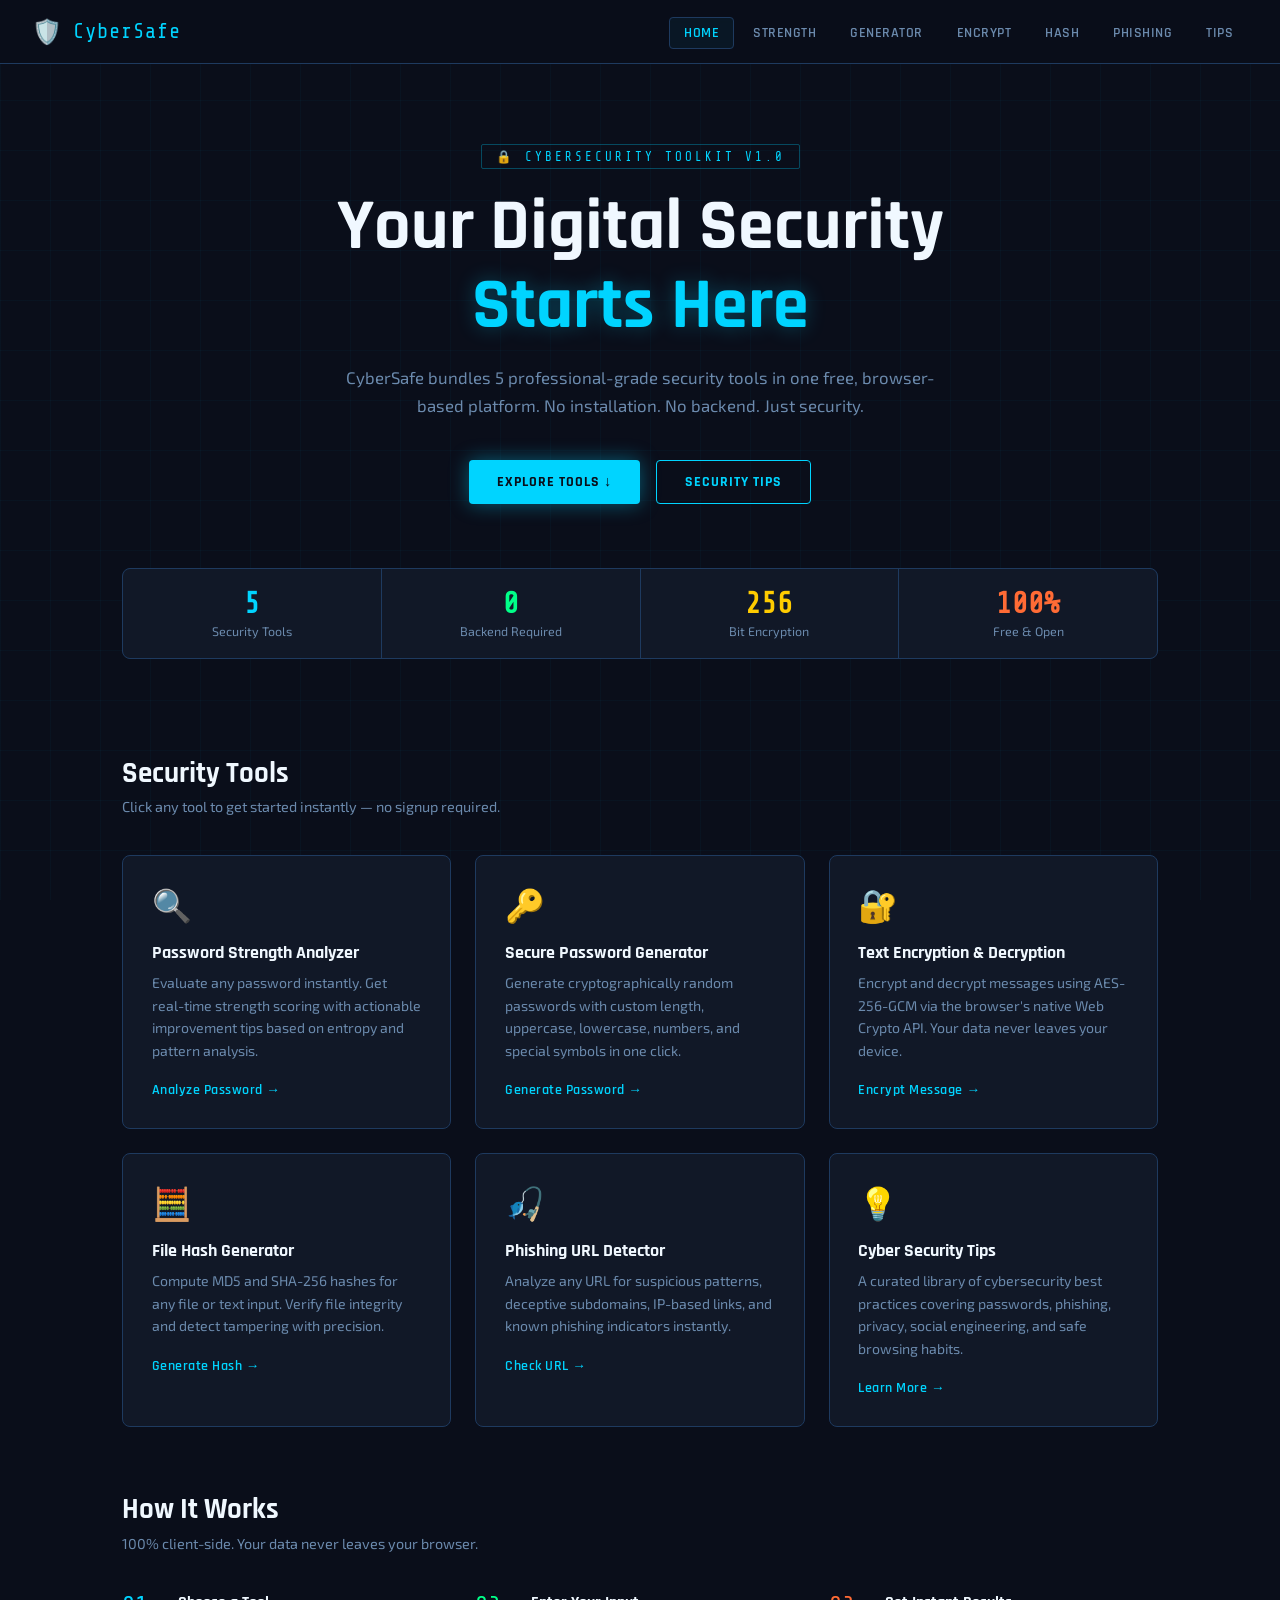
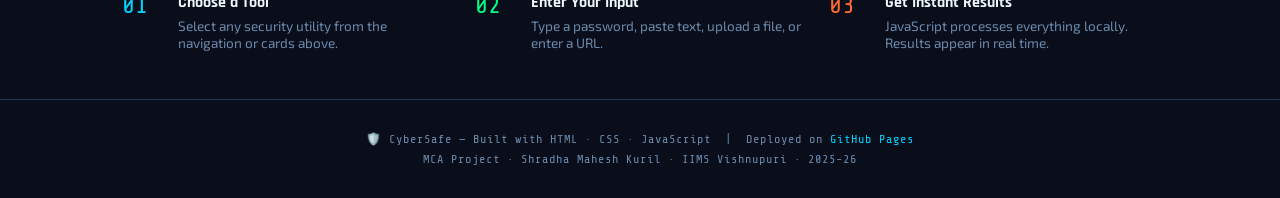
<file: index.html>
<!DOCTYPE html>
<html lang="en">
<head>
  <meta charset="UTF-8" />
  <meta name="viewport" content="width=device-width, initial-scale=1.0"/>
  <title>CyberSafe – Web-Based Cyber Security Toolkit</title>
  <link rel="stylesheet" href="css/style.css"/>
  <link rel="icon" href="data:image/svg+xml,<svg xmlns='http://www.w3.org/2000/svg' viewBox='0 0 100 100'><text y='.9em' font-size='90'>🛡️</text></svg>"/>
</head>
<body>

<nav>
  <a class="nav-brand" href="index.html">
    <span class="shield">🛡️</span> CyberSafe
  </a>
  <ul class="nav-links">
    <li><a href="index.html" class="active">Home</a></li>
    <li><a href="pages/password-checker.html">Strength</a></li>
    <li><a href="pages/password-generator.html">Generator</a></li>
    <li><a href="pages/encryption.html">Encrypt</a></li>
    <li><a href="pages/hash-generator.html">Hash</a></li>
    <li><a href="pages/phishing-detector.html">Phishing</a></li>
    <li><a href="pages/tips.html">Tips</a></li>
  </ul>
</nav>

<!-- HERO -->
<section class="hero">
  <div class="hero-tag fade-up">🔒 Cybersecurity Toolkit v1.0</div>
  <h1 class="fade-up fade-up-1">Your Digital Security<br/><span>Starts Here</span></h1>
  <p class="fade-up fade-up-2">CyberSafe bundles 5 professional-grade security tools in one free, browser-based platform. No installation. No backend. Just security.</p>
  <div class="fade-up fade-up-3" style="display:flex;gap:1rem;justify-content:center;flex-wrap:wrap;">
    <a href="#tools" class="btn btn-primary">Explore Tools ↓</a>
    <a href="pages/tips.html" class="btn btn-outline">Security Tips</a>
  </div>
</section>

<!-- STATS BAR -->
<div class="container">
  <div style="display:grid;grid-template-columns:repeat(auto-fit,minmax(150px,1fr));gap:1px;background:var(--border);border:1px solid var(--border);border-radius:8px;overflow:hidden;margin-bottom:3rem;" class="fade-up">
    <div style="background:var(--card);padding:1.2rem;text-align:center;">
      <div style="font-family:'Share Tech Mono',monospace;font-size:1.8rem;color:var(--accent);font-weight:700;">5</div>
      <div style="font-size:0.78rem;color:var(--text2);margin-top:4px;">Security Tools</div>
    </div>
    <div style="background:var(--card);padding:1.2rem;text-align:center;">
      <div style="font-family:'Share Tech Mono',monospace;font-size:1.8rem;color:var(--accent2);font-weight:700;">0</div>
      <div style="font-size:0.78rem;color:var(--text2);margin-top:4px;">Backend Required</div>
    </div>
    <div style="background:var(--card);padding:1.2rem;text-align:center;">
      <div style="font-family:'Share Tech Mono',monospace;font-size:1.8rem;color:var(--warn);font-weight:700;">256</div>
      <div style="font-size:0.78rem;color:var(--text2);margin-top:4px;">Bit Encryption</div>
    </div>
    <div style="background:var(--card);padding:1.2rem;text-align:center;">
      <div style="font-family:'Share Tech Mono',monospace;font-size:1.8rem;color:var(--accent3);font-weight:700;">100%</div>
      <div style="font-size:0.78rem;color:var(--text2);margin-top:4px;">Free &amp; Open</div>
    </div>
  </div>
</div>

<!-- TOOLS GRID -->
<section class="section" id="tools">
  <div class="container">
    <div class="section-title">Security Tools</div>
    <div class="section-sub">Click any tool to get started instantly — no signup required.</div>
    <div class="grid-3">

      <div class="card fade-up">
        <span class="card-icon">🔍</span>
        <h3>Password Strength Analyzer</h3>
        <p>Evaluate any password instantly. Get real-time strength scoring with actionable improvement tips based on entropy and pattern analysis.</p>
        <a href="pages/password-checker.html" class="card-link">Analyze Password →</a>
      </div>

      <div class="card fade-up fade-up-1">
        <span class="card-icon">🔑</span>
        <h3>Secure Password Generator</h3>
        <p>Generate cryptographically random passwords with custom length, uppercase, lowercase, numbers, and special symbols in one click.</p>
        <a href="pages/password-generator.html" class="card-link">Generate Password →</a>
      </div>

      <div class="card fade-up fade-up-2">
        <span class="card-icon">🔐</span>
        <h3>Text Encryption &amp; Decryption</h3>
        <p>Encrypt and decrypt messages using AES-256-GCM via the browser's native Web Crypto API. Your data never leaves your device.</p>
        <a href="pages/encryption.html" class="card-link">Encrypt Message →</a>
      </div>

      <div class="card fade-up">
        <span class="card-icon">🧮</span>
        <h3>File Hash Generator</h3>
        <p>Compute MD5 and SHA-256 hashes for any file or text input. Verify file integrity and detect tampering with precision.</p>
        <a href="pages/hash-generator.html" class="card-link">Generate Hash →</a>
      </div>

      <div class="card fade-up fade-up-1">
        <span class="card-icon">🎣</span>
        <h3>Phishing URL Detector</h3>
        <p>Analyze any URL for suspicious patterns, deceptive subdomains, IP-based links, and known phishing indicators instantly.</p>
        <a href="pages/phishing-detector.html" class="card-link">Check URL →</a>
      </div>

      <div class="card fade-up fade-up-2">
        <span class="card-icon">💡</span>
        <h3>Cyber Security Tips</h3>
        <p>A curated library of cybersecurity best practices covering passwords, phishing, privacy, social engineering, and safe browsing habits.</p>
        <a href="pages/tips.html" class="card-link">Learn More →</a>
      </div>

    </div>
  </div>
</section>

<!-- HOW IT WORKS -->
<section class="section" style="padding-top:1rem;">
  <div class="container">
    <div class="section-title">How It Works</div>
    <div class="section-sub">100% client-side. Your data never leaves your browser.</div>
    <div class="grid-3">
      <div style="display:flex;gap:1rem;align-items:flex-start;">
        <div style="font-family:'Share Tech Mono',monospace;font-size:1.5rem;color:var(--accent);min-width:40px;">01</div>
        <div>
          <div style="font-family:'Rajdhani',sans-serif;font-weight:700;color:var(--white);margin-bottom:4px;">Choose a Tool</div>
          <div style="font-size:0.85rem;color:var(--text2);">Select any security utility from the navigation or cards above.</div>
        </div>
      </div>
      <div style="display:flex;gap:1rem;align-items:flex-start;">
        <div style="font-family:'Share Tech Mono',monospace;font-size:1.5rem;color:var(--accent2);min-width:40px;">02</div>
        <div>
          <div style="font-family:'Rajdhani',sans-serif;font-weight:700;color:var(--white);margin-bottom:4px;">Enter Your Input</div>
          <div style="font-size:0.85rem;color:var(--text2);">Type a password, paste text, upload a file, or enter a URL.</div>
        </div>
      </div>
      <div style="display:flex;gap:1rem;align-items:flex-start;">
        <div style="font-family:'Share Tech Mono',monospace;font-size:1.5rem;color:var(--accent3);min-width:40px;">03</div>
        <div>
          <div style="font-family:'Rajdhani',sans-serif;font-weight:700;color:var(--white);margin-bottom:4px;">Get Instant Results</div>
          <div style="font-size:0.85rem;color:var(--text2);">JavaScript processes everything locally. Results appear in real time.</div>
        </div>
      </div>
    </div>
  </div>
</section>

<footer>
  <p>🛡️ CyberSafe — Built with HTML · CSS · JavaScript &nbsp;|&nbsp; Deployed on <a href="https://pages.github.com" target="_blank">GitHub Pages</a></p>
  <p style="margin-top:6px;">MCA Project · Shradha Mahesh Kuril · IIMS Vishnupuri · 2025-26</p>
</footer>

</body>
</html>
</file>
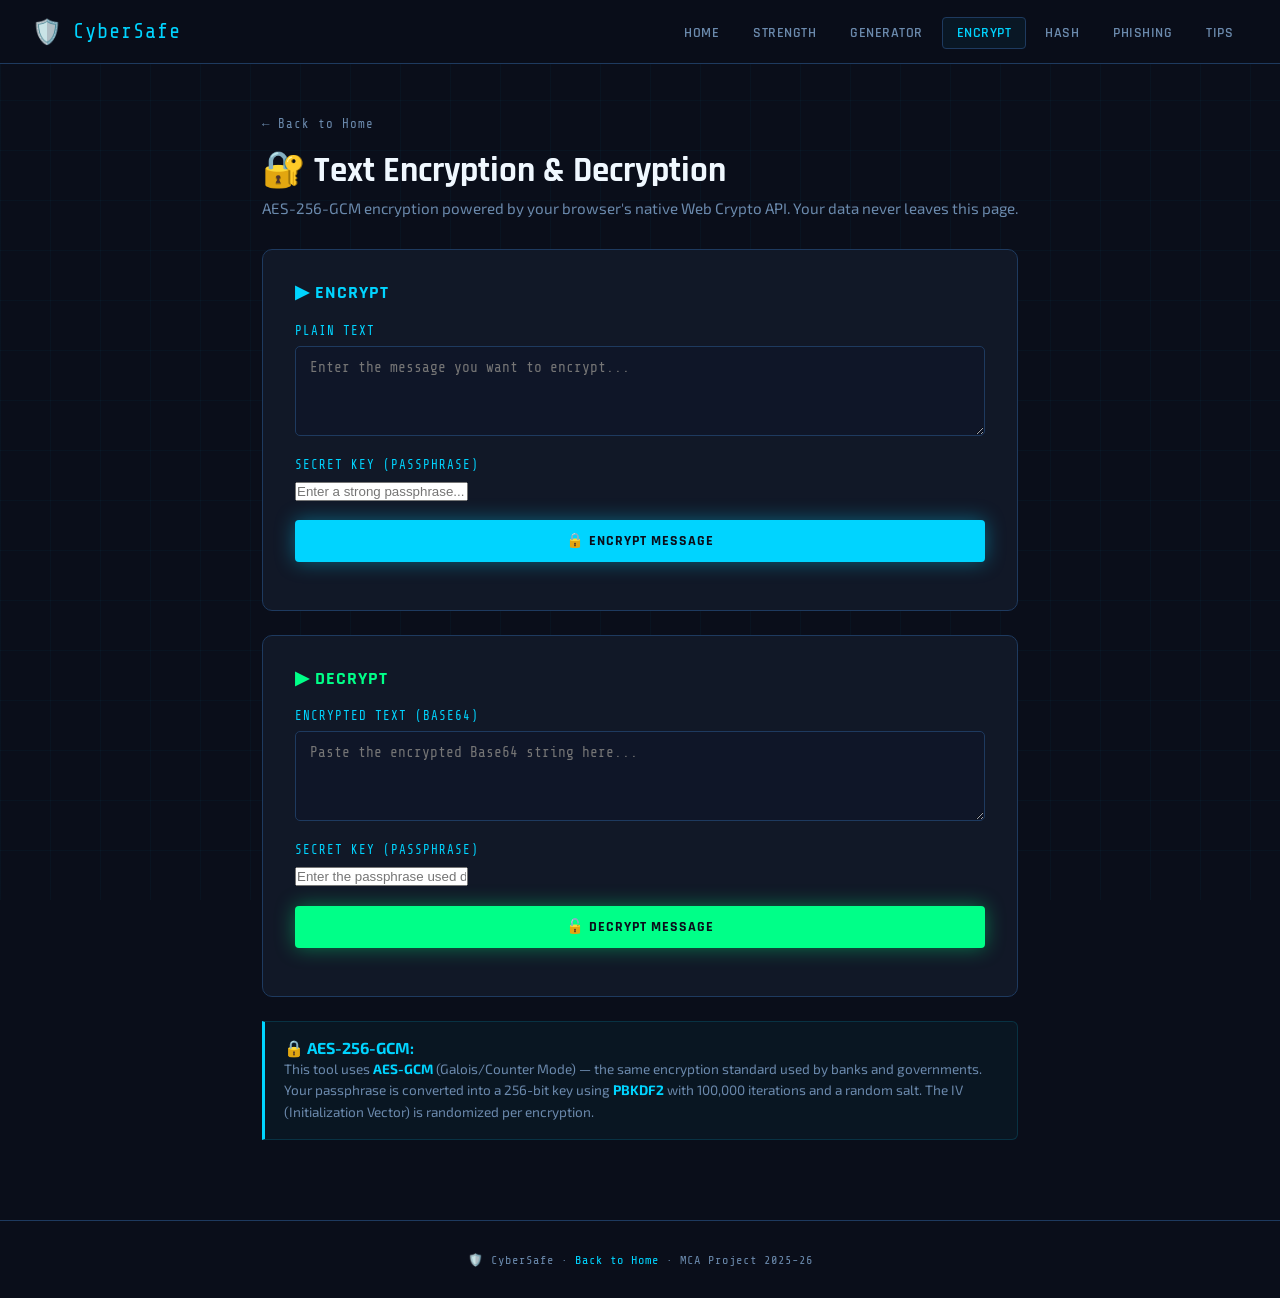
<file: pages/encryption.html>
<!DOCTYPE html>
<html lang="en">
<head>
  <meta charset="UTF-8"/>
  <meta name="viewport" content="width=device-width, initial-scale=1.0"/>
  <title>Text Encryption – CyberSafe</title>
  <link rel="stylesheet" href="../css/style.css"/>
</head>
<body>

<nav>
  <a class="nav-brand" href="../index.html"><span class="shield">🛡️</span> CyberSafe</a>
  <ul class="nav-links">
    <li><a href="../index.html">Home</a></li>
    <li><a href="password-checker.html">Strength</a></li>
    <li><a href="password-generator.html">Generator</a></li>
    <li><a href="encryption.html" class="active">Encrypt</a></li>
    <li><a href="hash-generator.html">Hash</a></li>
    <li><a href="phishing-detector.html">Phishing</a></li>
    <li><a href="tips.html">Tips</a></li>
  </ul>
</nav>

<div class="tool-page">
  <div class="tool-header fade-up">
    <a href="../index.html" class="back">← Back to Home</a>
    <h1>🔐 Text Encryption &amp; Decryption</h1>
    <p>AES-256-GCM encryption powered by your browser's native Web Crypto API. Your data never leaves this page.</p>
  </div>

  <!-- ENCRYPT -->
  <div class="tool-card fade-up fade-up-1">
    <div style="font-family:'Rajdhani',sans-serif;font-size:1.1rem;font-weight:700;color:var(--accent);margin-bottom:1.2rem;letter-spacing:1px;">▶ ENCRYPT</div>

    <div class="input-group">
      <label>Plain Text</label>
      <textarea id="plainText" rows="4" placeholder="Enter the message you want to encrypt..."></textarea>
    </div>
    <div class="input-group">
      <label>Secret Key (Passphrase)</label>
      <input type="password" id="encKey" placeholder="Enter a strong passphrase..."/>
    </div>
    <button class="btn btn-primary btn-full" id="encBtn" style="margin-bottom:1rem;">🔒 Encrypt Message</button>

    <div id="encResult" style="display:none;">
      <label>Encrypted Output (Base64)</label>
      <div class="result-box glow" id="encOutput" style="padding-right:90px;word-break:break-all;min-height:80px;font-size:0.78rem;">
        <span id="encText" style="flex:1;"></span>
        <button class="copy-btn" id="copyEnc">Copy</button>
      </div>
      <p style="font-size:0.78rem;color:var(--text2);margin-top:6px;">⚠ Save your passphrase — it cannot be recovered. Share the ciphertext with the recipient along with the passphrase via a separate secure channel.</p>
    </div>
  </div>

  <!-- DECRYPT -->
  <div class="tool-card fade-up fade-up-2">
    <div style="font-family:'Rajdhani',sans-serif;font-size:1.1rem;font-weight:700;color:var(--accent2);margin-bottom:1.2rem;letter-spacing:1px;">▶ DECRYPT</div>

    <div class="input-group">
      <label>Encrypted Text (Base64)</label>
      <textarea id="cipherText" rows="4" placeholder="Paste the encrypted Base64 string here..."></textarea>
    </div>
    <div class="input-group">
      <label>Secret Key (Passphrase)</label>
      <input type="password" id="decKey" placeholder="Enter the passphrase used during encryption..."/>
    </div>
    <button class="btn btn-green btn-full" id="decBtn" style="margin-bottom:1rem;">🔓 Decrypt Message</button>

    <div id="decResult" style="display:none;">
      <label>Decrypted Output</label>
      <div class="result-box" style="padding-right:90px;min-height:80px;border-color:var(--accent2);box-shadow:var(--glow2);">
        <span id="decText" style="flex:1;color:var(--accent2);word-break:break-all;"></span>
        <button class="copy-btn" id="copyDec">Copy</button>
      </div>
    </div>
    <div id="decError" style="display:none;background:rgba(255,51,102,0.08);border:1px solid var(--danger);border-radius:6px;padding:12px;font-size:0.85rem;color:var(--danger);margin-top:1rem;"></div>
  </div>

  <div class="tip-panel fade-up fade-up-3">
    <strong>🔒 AES-256-GCM:</strong>
    <p>This tool uses <strong>AES-GCM</strong> (Galois/Counter Mode) — the same encryption standard used by banks and governments. Your passphrase is converted into a 256-bit key using <strong>PBKDF2</strong> with 100,000 iterations and a random salt. The IV (Initialization Vector) is randomized per encryption.</p>
  </div>
</div>

<footer>
  <p>🛡️ CyberSafe · <a href="../index.html">Back to Home</a> · MCA Project 2025-26</p>
</footer>

<script>
// Encode/decode helpers
const b64 = buf => btoa(String.fromCharCode(...new Uint8Array(buf)));
const unb64 = str => Uint8Array.from(atob(str), c => c.charCodeAt(0));

async function deriveKey(passphrase, salt) {
  const enc = new TextEncoder();
  const keyMaterial = await crypto.subtle.importKey('raw', enc.encode(passphrase), 'PBKDF2', false, ['deriveKey']);
  return crypto.subtle.deriveKey(
    { name: 'PBKDF2', salt, iterations: 100000, hash: 'SHA-256' },
    keyMaterial, { name: 'AES-GCM', length: 256 }, false, ['encrypt','decrypt']
  );
}

async function encrypt(plaintext, passphrase) {
  const enc    = new TextEncoder();
  const salt   = crypto.getRandomValues(new Uint8Array(16));
  const iv     = crypto.getRandomValues(new Uint8Array(12));
  const key    = await deriveKey(passphrase, salt);
  const cipher = await crypto.subtle.encrypt({ name: 'AES-GCM', iv }, key, enc.encode(plaintext));
  // Pack: salt(16) + iv(12) + ciphertext
  const combined = new Uint8Array(16 + 12 + cipher.byteLength);
  combined.set(salt, 0); combined.set(iv, 16); combined.set(new Uint8Array(cipher), 28);
  return b64(combined.buffer);
}

async function decrypt(b64str, passphrase) {
  const data   = unb64(b64str);
  const salt   = data.slice(0, 16);
  const iv     = data.slice(16, 28);
  const cipher = data.slice(28);
  const key    = await deriveKey(passphrase, salt);
  const plain  = await crypto.subtle.decrypt({ name: 'AES-GCM', iv }, key, cipher);
  return new TextDecoder().decode(plain);
}

function copyText(text, btn) {
  navigator.clipboard.writeText(text).then(() => {
    btn.textContent = '✔ Copied'; btn.classList.add('copied');
    setTimeout(() => { btn.textContent = 'Copy'; btn.classList.remove('copied'); }, 2000);
  });
}

document.getElementById('encBtn').addEventListener('click', async () => {
  const txt = document.getElementById('plainText').value.trim();
  const key = document.getElementById('encKey').value;
  if (!txt || !key) { alert('Please enter both plain text and a passphrase.'); return; }
  try {
    const result = await encrypt(txt, key);
    document.getElementById('encText').textContent = result;
    document.getElementById('encResult').style.display = 'block';
    document.getElementById('copyEnc').onclick = () => copyText(result, document.getElementById('copyEnc'));
  } catch (e) { alert('Encryption failed: ' + e.message); }
});

document.getElementById('decBtn').addEventListener('click', async () => {
  const txt = document.getElementById('cipherText').value.trim();
  const key = document.getElementById('decKey').value;
  const errDiv = document.getElementById('decError');
  if (!txt || !key) { alert('Please enter both cipher text and the passphrase.'); return; }
  try {
    const result = await decrypt(txt, key);
    document.getElementById('decText').textContent = result;
    document.getElementById('decResult').style.display = 'block';
    errDiv.style.display = 'none';
    document.getElementById('copyDec').onclick = () => copyText(result, document.getElementById('copyDec'));
  } catch (e) {
    document.getElementById('decResult').style.display = 'none';
    errDiv.style.display = 'block';
    errDiv.textContent = '❌ Decryption failed. The passphrase may be incorrect or the ciphertext is corrupted.';
  }
});
</script>
</body>
</html>
</file>
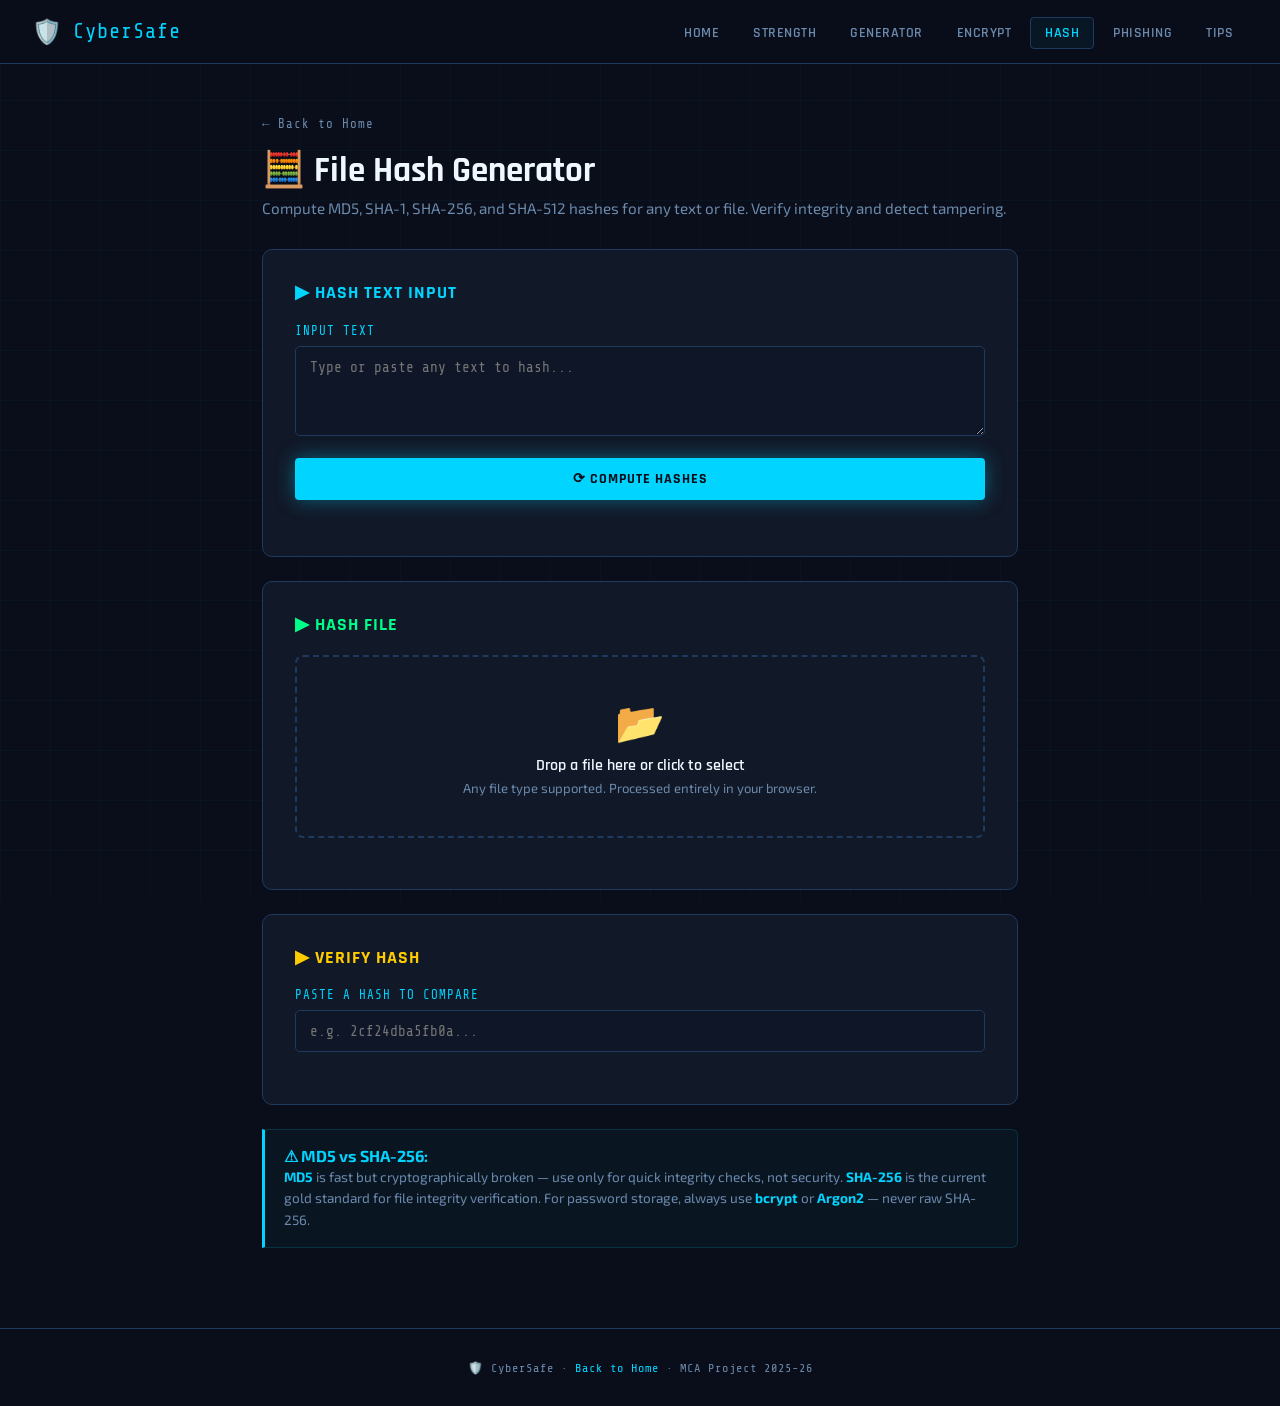
<file: pages/hash-generator.html>
<!DOCTYPE html>
<html lang="en">
<head>
  <meta charset="UTF-8"/>
  <meta name="viewport" content="width=device-width, initial-scale=1.0"/>
  <title>Hash Generator – CyberSafe</title>
  <link rel="stylesheet" href="../css/style.css"/>
</head>
<body>

<nav>
  <a class="nav-brand" href="../index.html"><span class="shield">🛡️</span> CyberSafe</a>
  <ul class="nav-links">
    <li><a href="../index.html">Home</a></li>
    <li><a href="password-checker.html">Strength</a></li>
    <li><a href="password-generator.html">Generator</a></li>
    <li><a href="encryption.html">Encrypt</a></li>
    <li><a href="hash-generator.html" class="active">Hash</a></li>
    <li><a href="phishing-detector.html">Phishing</a></li>
    <li><a href="tips.html">Tips</a></li>
  </ul>
</nav>

<div class="tool-page">
  <div class="tool-header fade-up">
    <a href="../index.html" class="back">← Back to Home</a>
    <h1>🧮 File Hash Generator</h1>
    <p>Compute MD5, SHA-1, SHA-256, and SHA-512 hashes for any text or file. Verify integrity and detect tampering.</p>
  </div>

  <!-- Text hashing -->
  <div class="tool-card fade-up fade-up-1">
    <div style="font-family:'Rajdhani',sans-serif;font-size:1.1rem;font-weight:700;color:var(--accent);margin-bottom:1.2rem;letter-spacing:1px;">▶ HASH TEXT INPUT</div>
    <div class="input-group">
      <label>Input Text</label>
      <textarea id="textInput" rows="4" placeholder="Type or paste any text to hash..."></textarea>
    </div>
    <button class="btn btn-primary btn-full" id="hashTextBtn" style="margin-bottom:1.5rem;">⟳ Compute Hashes</button>

    <div id="textHashes"></div>
  </div>

  <!-- File hashing -->
  <div class="tool-card fade-up fade-up-2">
    <div style="font-family:'Rajdhani',sans-serif;font-size:1.1rem;font-weight:700;color:var(--accent2);margin-bottom:1.2rem;letter-spacing:1px;">▶ HASH FILE</div>

    <div id="dropZone" style="border:2px dashed var(--border);border-radius:8px;padding:2.5rem;text-align:center;cursor:pointer;transition:all 0.2s;margin-bottom:1.2rem;">
      <div style="font-size:2.5rem;margin-bottom:0.5rem;">📂</div>
      <div style="font-family:'Rajdhani',sans-serif;font-weight:600;color:var(--white);margin-bottom:4px;">Drop a file here or click to select</div>
      <div style="font-size:0.82rem;color:var(--text2);">Any file type supported. Processed entirely in your browser.</div>
      <input type="file" id="fileInput" style="display:none;"/>
    </div>

    <div id="fileInfo" style="display:none;background:var(--bg2);border:1px solid var(--border);border-radius:6px;padding:12px 16px;margin-bottom:1rem;font-family:'Share Tech Mono',monospace;font-size:0.82rem;color:var(--text2);"></div>

    <div id="fileHashes"></div>
  </div>

  <!-- Hash verify -->
  <div class="tool-card fade-up fade-up-3">
    <div style="font-family:'Rajdhani',sans-serif;font-size:1.1rem;font-weight:700;color:var(--warn);margin-bottom:1.2rem;letter-spacing:1px;">▶ VERIFY HASH</div>
    <div class="input-group">
      <label>Paste a hash to compare</label>
      <input type="text" id="compareHash" placeholder="e.g. 2cf24dba5fb0a..."/>
    </div>
    <div id="verifyResult" style="margin-top:0.5rem;font-family:'Share Tech Mono',monospace;font-size:0.85rem;"></div>
  </div>

  <div class="tip-panel">
    <strong>⚠ MD5 vs SHA-256:</strong>
    <p><strong>MD5</strong> is fast but cryptographically broken — use only for quick integrity checks, not security. <strong>SHA-256</strong> is the current gold standard for file integrity verification. For password storage, always use <strong>bcrypt</strong> or <strong>Argon2</strong> — never raw SHA-256.</p>
  </div>
</div>

<footer>
  <p>🛡️ CyberSafe · <a href="../index.html">Back to Home</a> · MCA Project 2025-26</p>
</footer>

<style>
  #dropZone:hover, #dropZone.drag { border-color: var(--accent); background: rgba(0,212,255,0.04); }
</style>

<script>
// --- MD5 implementation (pure JS) ---
function md5(str) {
  function safeAdd(x,y){var lsw=(x&0xFFFF)+(y&0xFFFF);return(((x>>16)+(y>>16)+(lsw>>16))<<16)|(lsw&0xFFFF);}
  function bitRotateLeft(num,cnt){return(num<<cnt)|(num>>>(32-cnt));}
  function md5cmn(q,a,b,x,s,t){return safeAdd(bitRotateLeft(safeAdd(safeAdd(a,q),safeAdd(x,t)),s),b);}
  function md5ff(a,b,c,d,x,s,t){return md5cmn((b&c)|(~b&d),a,b,x,s,t);}
  function md5gg(a,b,c,d,x,s,t){return md5cmn((b&d)|(c&~d),a,b,x,s,t);}
  function md5hh(a,b,c,d,x,s,t){return md5cmn(b^c^d,a,b,x,s,t);}
  function md5ii(a,b,c,d,x,s,t){return md5cmn(c^(b|~d),a,b,x,s,t);}
  function calc(x,len){
    x[len>>5]|=0x80<<(len%32);x[(((len+64)>>>9)<<4)+14]=len;
    var i,olda,oldb,oldc,oldd,a=1732584193,b=-271733879,c=-1732584194,d=271733878;
    for(i=0;i<x.length;i+=16){olda=a;oldb=b;oldc=c;oldd=d;
      a=md5ff(a,b,c,d,x[i],7,-680876936);d=md5ff(d,a,b,c,x[i+1],12,-389564586);c=md5ff(c,d,a,b,x[i+2],17,606105819);b=md5ff(b,c,d,a,x[i+3],22,-1044525330);
      a=md5ff(a,b,c,d,x[i+4],7,-176418897);d=md5ff(d,a,b,c,x[i+5],12,1200080426);c=md5ff(c,d,a,b,x[i+6],17,-1473231341);b=md5ff(b,c,d,a,x[i+7],22,-45705983);
      a=md5ff(a,b,c,d,x[i+8],7,1770035416);d=md5ff(d,a,b,c,x[i+9],12,-1958414417);c=md5ff(c,d,a,b,x[i+10],17,-42063);b=md5ff(b,c,d,a,x[i+11],22,-1990404162);
      a=md5ff(a,b,c,d,x[i+12],7,1804603682);d=md5ff(d,a,b,c,x[i+13],12,-40341101);c=md5ff(c,d,a,b,x[i+14],17,-1502002290);b=md5ff(b,c,d,a,x[i+15],22,1236535329);
      a=md5gg(a,b,c,d,x[i+1],5,-165796510);d=md5gg(d,a,b,c,x[i+6],9,-1069501632);c=md5gg(c,d,a,b,x[i+11],14,643717713);b=md5gg(b,c,d,a,x[i],20,-373897302);
      a=md5gg(a,b,c,d,x[i+5],5,-701558691);d=md5gg(d,a,b,c,x[i+10],9,38016083);c=md5gg(c,d,a,b,x[i+15],14,-660478335);b=md5gg(b,c,d,a,x[i+4],20,-405537848);
      a=md5gg(a,b,c,d,x[i+9],5,568446438);d=md5gg(d,a,b,c,x[i+14],9,-1019803690);c=md5gg(c,d,a,b,x[i+3],14,-187363961);b=md5gg(b,c,d,a,x[i+8],20,1163531501);
      a=md5gg(a,b,c,d,x[i+13],5,-1444681467);d=md5gg(d,a,b,c,x[i+2],9,-51403784);c=md5gg(c,d,a,b,x[i+7],14,1735328473);b=md5gg(b,c,d,a,x[i+12],20,-1926607734);
      a=md5hh(a,b,c,d,x[i+5],4,-378558);d=md5hh(d,a,b,c,x[i+8],11,-2022574463);c=md5hh(c,d,a,b,x[i+11],16,1839030562);b=md5hh(b,c,d,a,x[i+14],23,-35309556);
      a=md5hh(a,b,c,d,x[i+1],4,-1530992060);d=md5hh(d,a,b,c,x[i+4],11,1272893353);c=md5hh(c,d,a,b,x[i+7],16,-155497632);b=md5hh(b,c,d,a,x[i+10],23,-1094730640);
      a=md5hh(a,b,c,d,x[i+13],4,681279174);d=md5hh(d,a,b,c,x[i],11,-358537222);c=md5hh(c,d,a,b,x[i+3],16,-722521979);b=md5hh(b,c,d,a,x[i+6],23,76029189);
      a=md5hh(a,b,c,d,x[i+9],4,-640364487);d=md5hh(d,a,b,c,x[i+12],11,-421815835);c=md5hh(c,d,a,b,x[i+15],16,530742520);b=md5hh(b,c,d,a,x[i+2],23,-995338651);
      a=md5ii(a,b,c,d,x[i],6,-198630844);d=md5ii(d,a,b,c,x[i+7],10,1126891415);c=md5ii(c,d,a,b,x[i+14],15,-1416354905);b=md5ii(b,c,d,a,x[i+5],21,-57434055);
      a=md5ii(a,b,c,d,x[i+12],6,1700485571);d=md5ii(d,a,b,c,x[i+3],10,-1894986606);c=md5ii(c,d,a,b,x[i+10],15,-1051523);b=md5ii(b,c,d,a,x[i+1],21,-2054922799);
      a=md5ii(a,b,c,d,x[i+8],6,1873313359);d=md5ii(d,a,b,c,x[i+15],10,-30611744);c=md5ii(c,d,a,b,x[i+6],15,-1560198380);b=md5ii(b,c,d,a,x[i+13],21,1309151649);
      a=md5ii(a,b,c,d,x[i+4],6,-145523070);d=md5ii(d,a,b,c,x[i+11],10,-1120210379);c=md5ii(c,d,a,b,x[i+2],15,718787259);b=md5ii(b,c,d,a,x[i+9],21,-343485551);
      a=safeAdd(a,olda);b=safeAdd(b,oldb);c=safeAdd(c,oldc);d=safeAdd(d,oldd);
    }return[a,b,c,d];
  }
  function str2bin(s){var b=[],m=0xFF;for(var i=0;i<s.length*8;i+=8)b[i>>5]|=(s.charCodeAt(i/8)&m)<<(i%32);return b;}
  function bin2hex(b){var hex='',lsb;for(var i=0;i<b.length*4;i++){lsb=b[i>>2]>>(i%4)*8;hex+='0123456789abcdef'.charAt((lsb>>4)&0xF)+'0123456789abcdef'.charAt(lsb&0xF);}return hex;}
  try{str=unescape(encodeURIComponent(str));}catch(e){}
  return bin2hex(calc(str2bin(str),str.length*8));
}

// SHA via WebCrypto
async function sha(algo, data) {
  const buf = await crypto.subtle.digest(algo, data);
  return Array.from(new Uint8Array(buf)).map(b=>b.toString(16).padStart(2,'0')).join('');
}

function hashRow(label, value, color='var(--accent)') {
  return `
    <div class="hash-row">
      <div class="hash-label">${label}</div>
      <div class="result-box" style="padding-right:90px;font-size:0.78rem;word-break:break-all;border-color:rgba(0,212,255,0.2);">
        <span style="flex:1;color:${color};">${value}</span>
        <button class="copy-btn" onclick="copyHash(this,'${value}')">Copy</button>
      </div>
    </div>`;
}

function copyHash(btn, val) {
  navigator.clipboard.writeText(val).then(() => {
    btn.textContent = '✔'; btn.classList.add('copied');
    setTimeout(()=>{ btn.textContent='Copy'; btn.classList.remove('copied'); }, 2000);
  });
}

// Keep last computed hashes for verify
let lastHashes = [];

async function hashString(str) {
  const enc = new TextEncoder();
  const buf = enc.encode(str);
  const [m, s1, s256, s512] = await Promise.all([
    Promise.resolve(md5(str)),
    sha('SHA-1', buf), sha('SHA-256', buf), sha('SHA-512', buf)
  ]);
  lastHashes = [m, s1, s256, s512];
  document.getElementById('textHashes').innerHTML =
    hashRow('MD5 (128-bit)', m, 'var(--warn)') +
    hashRow('SHA-1 (160-bit)', s1, 'var(--accent3)') +
    hashRow('SHA-256 (256-bit)', s256, 'var(--accent)') +
    hashRow('SHA-512 (512-bit)', s512, 'var(--accent2)');
  checkVerify();
}

document.getElementById('hashTextBtn').addEventListener('click', () => {
  const txt = document.getElementById('textInput').value;
  if (!txt) { alert('Please enter some text.'); return; }
  hashString(txt);
});

// Auto-hash on type (debounced)
let debounce;
document.getElementById('textInput').addEventListener('input', () => {
  clearTimeout(debounce);
  if (!document.getElementById('textInput').value) { document.getElementById('textHashes').innerHTML=''; return; }
  debounce = setTimeout(() => hashString(document.getElementById('textInput').value), 500);
});

// File hashing
const dropZone = document.getElementById('dropZone');
const fileInput = document.getElementById('fileInput');

dropZone.addEventListener('click', () => fileInput.click());
dropZone.addEventListener('dragover', e => { e.preventDefault(); dropZone.classList.add('drag'); });
dropZone.addEventListener('dragleave', () => dropZone.classList.remove('drag'));
dropZone.addEventListener('drop', e => { e.preventDefault(); dropZone.classList.remove('drag'); processFile(e.dataTransfer.files[0]); });
fileInput.addEventListener('change', () => { if (fileInput.files[0]) processFile(fileInput.files[0]); });

async function processFile(file) {
  const info = document.getElementById('fileInfo');
  const size = file.size < 1024 ? file.size + ' B' : file.size < 1048576 ? (file.size/1024).toFixed(2)+' KB' : (file.size/1048576).toFixed(2)+' MB';
  info.style.display = 'block';
  info.textContent = `File: ${file.name}  |  Size: ${size}  |  Type: ${file.type || 'unknown'}`;
  document.getElementById('fileHashes').innerHTML = '<div style="color:var(--text2);font-family:\'Share Tech Mono\',monospace;font-size:0.82rem;">Computing hashes...</div>';

  const buf = await file.arrayBuffer();
  const strForMd5 = Array.from(new Uint8Array(buf)).map(b=>String.fromCharCode(b)).join('');
  const [m, s1, s256, s512] = await Promise.all([
    Promise.resolve(md5(strForMd5)),
    sha('SHA-1', buf), sha('SHA-256', buf), sha('SHA-512', buf)
  ]);
  lastHashes = [m, s1, s256, s512];
  document.getElementById('fileHashes').innerHTML =
    hashRow('MD5 (128-bit)', m, 'var(--warn)') +
    hashRow('SHA-1 (160-bit)', s1, 'var(--accent3)') +
    hashRow('SHA-256 (256-bit)', s256, 'var(--accent)') +
    hashRow('SHA-512 (512-bit)', s512, 'var(--accent2)');
  checkVerify();
}

// Verify
document.getElementById('compareHash').addEventListener('input', checkVerify);

function checkVerify() {
  const compare = document.getElementById('compareHash').value.trim().toLowerCase();
  const div = document.getElementById('verifyResult');
  if (!compare || lastHashes.length === 0) { div.textContent = ''; return; }
  const match = lastHashes.some(h => h === compare);
  div.innerHTML = match
    ? '<span class="badge badge-safe">✔ MATCH — Hash verified! File/text is authentic.</span>'
    : '<span class="badge badge-danger">✗ NO MATCH — Hash does not match any computed value.</span>';
}
</script>
</body>
</html>
</file>
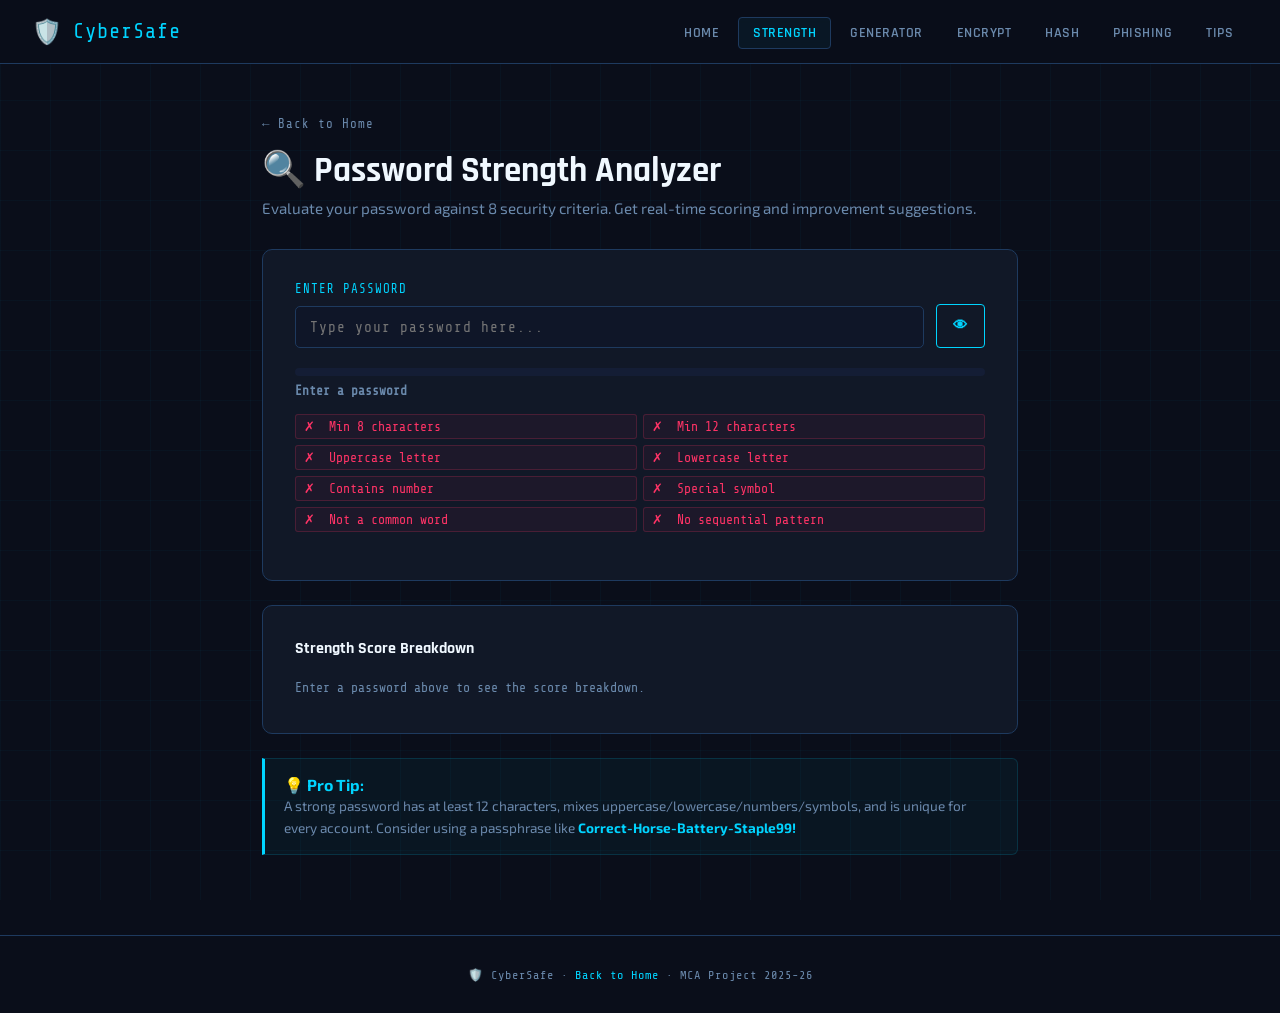
<file: pages/password-checker.html>
<!DOCTYPE html>
<html lang="en">
<head>
  <meta charset="UTF-8"/>
  <meta name="viewport" content="width=device-width, initial-scale=1.0"/>
  <title>Password Strength Analyzer – CyberSafe</title>
  <link rel="stylesheet" href="../css/style.css"/>
</head>
<body>

<nav>
  <a class="nav-brand" href="../index.html"><span class="shield">🛡️</span> CyberSafe</a>
  <ul class="nav-links">
    <li><a href="../index.html">Home</a></li>
    <li><a href="password-checker.html" class="active">Strength</a></li>
    <li><a href="password-generator.html">Generator</a></li>
    <li><a href="encryption.html">Encrypt</a></li>
    <li><a href="hash-generator.html">Hash</a></li>
    <li><a href="phishing-detector.html">Phishing</a></li>
    <li><a href="tips.html">Tips</a></li>
  </ul>
</nav>

<div class="tool-page">
  <div class="tool-header fade-up">
    <a href="../index.html" class="back">← Back to Home</a>
    <h1>🔍 Password Strength Analyzer</h1>
    <p>Evaluate your password against 8 security criteria. Get real-time scoring and improvement suggestions.</p>
  </div>

  <div class="tool-card fade-up fade-up-1">
    <div class="input-group">
      <label>Enter Password</label>
      <div class="input-row">
        <input type="text" id="pwInput" placeholder="Type your password here..." autocomplete="off" spellcheck="false"/>
        <button class="btn btn-outline" id="toggleVis" title="Toggle visibility" style="white-space:nowrap;padding:12px 16px;">👁</button>
      </div>
    </div>

    <div class="strength-bar-wrap">
      <div class="strength-bar" id="strengthBar"></div>
    </div>
    <div style="display:flex;justify-content:space-between;align-items:center;margin-bottom:1rem;">
      <span class="strength-label" id="strengthLabel" style="color:var(--text2);">Enter a password</span>
      <span id="entropyBadge" style="font-family:'Share Tech Mono',monospace;font-size:0.75rem;color:var(--text2);"></span>
    </div>

    <!-- Criteria checklist -->
    <div id="criteria" style="display:grid;grid-template-columns:1fr 1fr;gap:6px;margin-bottom:1rem;">
      <div class="crit" data-key="len8">✗ &nbsp;Min 8 characters</div>
      <div class="crit" data-key="len12">✗ &nbsp;Min 12 characters</div>
      <div class="crit" data-key="upper">✗ &nbsp;Uppercase letter</div>
      <div class="crit" data-key="lower">✗ &nbsp;Lowercase letter</div>
      <div class="crit" data-key="number">✗ &nbsp;Contains number</div>
      <div class="crit" data-key="symbol">✗ &nbsp;Special symbol</div>
      <div class="crit" data-key="noCommon">✗ &nbsp;Not a common word</div>
      <div class="crit" data-key="noSeq">✗ &nbsp;No sequential pattern</div>
    </div>

    <ul class="tips-list" id="tipsList"></ul>
  </div>

  <div class="tool-card fade-up fade-up-2">
    <div style="font-family:'Rajdhani',sans-serif;font-weight:700;color:var(--white);margin-bottom:1rem;">Strength Score Breakdown</div>
    <div id="scoreBreakdown" style="font-family:'Share Tech Mono',monospace;font-size:0.82rem;color:var(--text2);line-height:2;">
      Enter a password above to see the score breakdown.
    </div>
  </div>

  <div class="tip-panel fade-up fade-up-3">
    <strong>💡 Pro Tip:</strong>
    <p>A strong password has at least 12 characters, mixes uppercase/lowercase/numbers/symbols, and is unique for every account. Consider using a passphrase like <strong>Correct-Horse-Battery-Staple99!</strong></p>
  </div>
</div>

<footer>
  <p>🛡️ CyberSafe · <a href="../index.html">Back to Home</a> · MCA Project 2025-26</p>
</footer>

<style>
  .crit {
    font-size: 0.82rem;
    font-family: 'Share Tech Mono', monospace;
    color: var(--danger);
    padding: 4px 8px;
    border-radius: 3px;
    border: 1px solid rgba(255,51,102,0.2);
    background: rgba(255,51,102,0.05);
    transition: all 0.3s;
  }
  .crit.pass {
    color: var(--accent2);
    border-color: rgba(0,255,136,0.2);
    background: rgba(0,255,136,0.05);
  }
  input[type="text"] { letter-spacing: 1px; }
</style>

<script>
const COMMON = ['password','123456','qwerty','letmein','admin','welcome','monkey','dragon','master','sunshine','princess','football','shadow','superman','batman','trustno1'];

const pwInput    = document.getElementById('pwInput');
const bar        = document.getElementById('strengthBar');
const label      = document.getElementById('strengthLabel');
const tipsList   = document.getElementById('tipsList');
const entropyBadge = document.getElementById('entropyBadge');
const breakdown  = document.getElementById('scoreBreakdown');
const toggleBtn  = document.getElementById('toggleVis');

let visible = true;
toggleBtn.addEventListener('click', () => {
  visible = !visible;
  pwInput.type = visible ? 'text' : 'password';
  toggleBtn.textContent = visible ? '👁' : '🙈';
});

function entropy(pw) {
  let charset = 0;
  if (/[a-z]/.test(pw)) charset += 26;
  if (/[A-Z]/.test(pw)) charset += 26;
  if (/[0-9]/.test(pw)) charset += 10;
  if (/[^a-zA-Z0-9]/.test(pw)) charset += 32;
  return charset ? (pw.length * Math.log2(charset)).toFixed(1) : 0;
}

function checkCriteria(pw) {
  const lower = pw.toLowerCase();
  return {
    len8:     pw.length >= 8,
    len12:    pw.length >= 12,
    upper:    /[A-Z]/.test(pw),
    lower:    /[a-z]/.test(pw),
    number:   /[0-9]/.test(pw),
    symbol:   /[^a-zA-Z0-9]/.test(pw),
    noCommon: !COMMON.includes(lower) && !COMMON.some(c => lower.includes(c)),
    noSeq:    !/(.)\1{2,}|(012|123|234|345|456|567|678|789|890|abc|bcd|cde|qwe|wer|ert)/.test(lower),
  };
}

function analyze(pw) {
  if (!pw) {
    bar.style.width = '0%';
    label.style.color = 'var(--text2)';
    label.textContent = 'Enter a password';
    entropyBadge.textContent = '';
    tipsList.innerHTML = '';
    breakdown.textContent = 'Enter a password above to see the score breakdown.';
    document.querySelectorAll('.crit').forEach(el => { el.classList.remove('pass'); el.textContent = '✗  ' + el.textContent.slice(3); });
    return;
  }

  const c = checkCriteria(pw);
  const score = Object.values(c).filter(Boolean).length;
  const pct = Math.round((score / 8) * 100);
  const ent = entropy(pw);

  // Update bar
  bar.style.width = pct + '%';
  let color, text;
  if (score <= 2)      { color = 'var(--danger)';  text = '⚠ VERY WEAK'; }
  else if (score <= 4) { color = 'var(--accent3)'; text = '▲ WEAK'; }
  else if (score <= 5) { color = 'var(--warn)';    text = '◆ MODERATE'; }
  else if (score <= 6) { color = '#88cc00';         text = '✔ STRONG'; }
  else                 { color = 'var(--accent2)';  text = '★ VERY STRONG'; }

  bar.style.background = color;
  label.style.color = color;
  label.textContent = text;
  entropyBadge.textContent = `Entropy: ${ent} bits`;

  // Criteria
  const labels = { len8:'Min 8 characters', len12:'Min 12 characters', upper:'Uppercase letter', lower:'Lowercase letter', number:'Contains number', symbol:'Special symbol', noCommon:'Not a common word', noSeq:'No sequential pattern' };
  document.querySelectorAll('.crit').forEach(el => {
    const key = el.dataset.key;
    const pass = c[key];
    el.classList.toggle('pass', pass);
    el.innerHTML = (pass ? '✔' : '✗') + ' &nbsp;' + labels[key];
  });

  // Tips
  const tips = [];
  if (!c.len8)     tips.push('Use at least 8 characters (12+ recommended)');
  if (!c.upper)    tips.push('Add at least one UPPERCASE letter');
  if (!c.lower)    tips.push('Include lowercase letters');
  if (!c.number)   tips.push('Mix in some numbers (avoid 123)');
  if (!c.symbol)   tips.push('Add symbols like !@#$%^&* for extra strength');
  if (!c.noCommon) tips.push('Avoid common dictionary words');
  if (!c.noSeq)    tips.push('Remove repeated characters or sequential patterns');
  if (!c.len12)    tips.push('Extend to 12+ characters for maximum security');

  tipsList.innerHTML = tips.length
    ? tips.map(t => `<li>${t}</li>`).join('')
    : '<li style="color:var(--accent2)">✔ Excellent! Your password meets all criteria.</li>';

  // Breakdown
  const crackTime = ent < 30 ? 'Instantly' : ent < 50 ? 'Minutes–Hours' : ent < 70 ? 'Years' : 'Centuries+';
  breakdown.innerHTML = `
    <div>Length:       <span style="color:var(--white)">${pw.length} characters</span></div>
    <div>Score:        <span style="color:${color}">${score} / 8 criteria met</span></div>
    <div>Entropy:      <span style="color:var(--white)">${ent} bits</span></div>
    <div>Est. Crack:   <span style="color:var(--white)">${crackTime}</span></div>
    <div>Charset Size: <span style="color:var(--white)">${[/[a-z]/,/[A-Z]/,/[0-9]/,/[^a-zA-Z0-9]/].filter(r=>r.test(pw)).length * 26}-${[/[a-z]/,/[A-Z]/,/[0-9]/].filter(r=>r.test(pw)).length*26 + (/[^a-zA-Z0-9]/.test(pw)?32:0) + (/[0-9]/.test(pw)?10:0)} chars</span></div>
  `;
}

pwInput.addEventListener('input', () => analyze(pwInput.value));
</script>
</body>
</html>
</file>
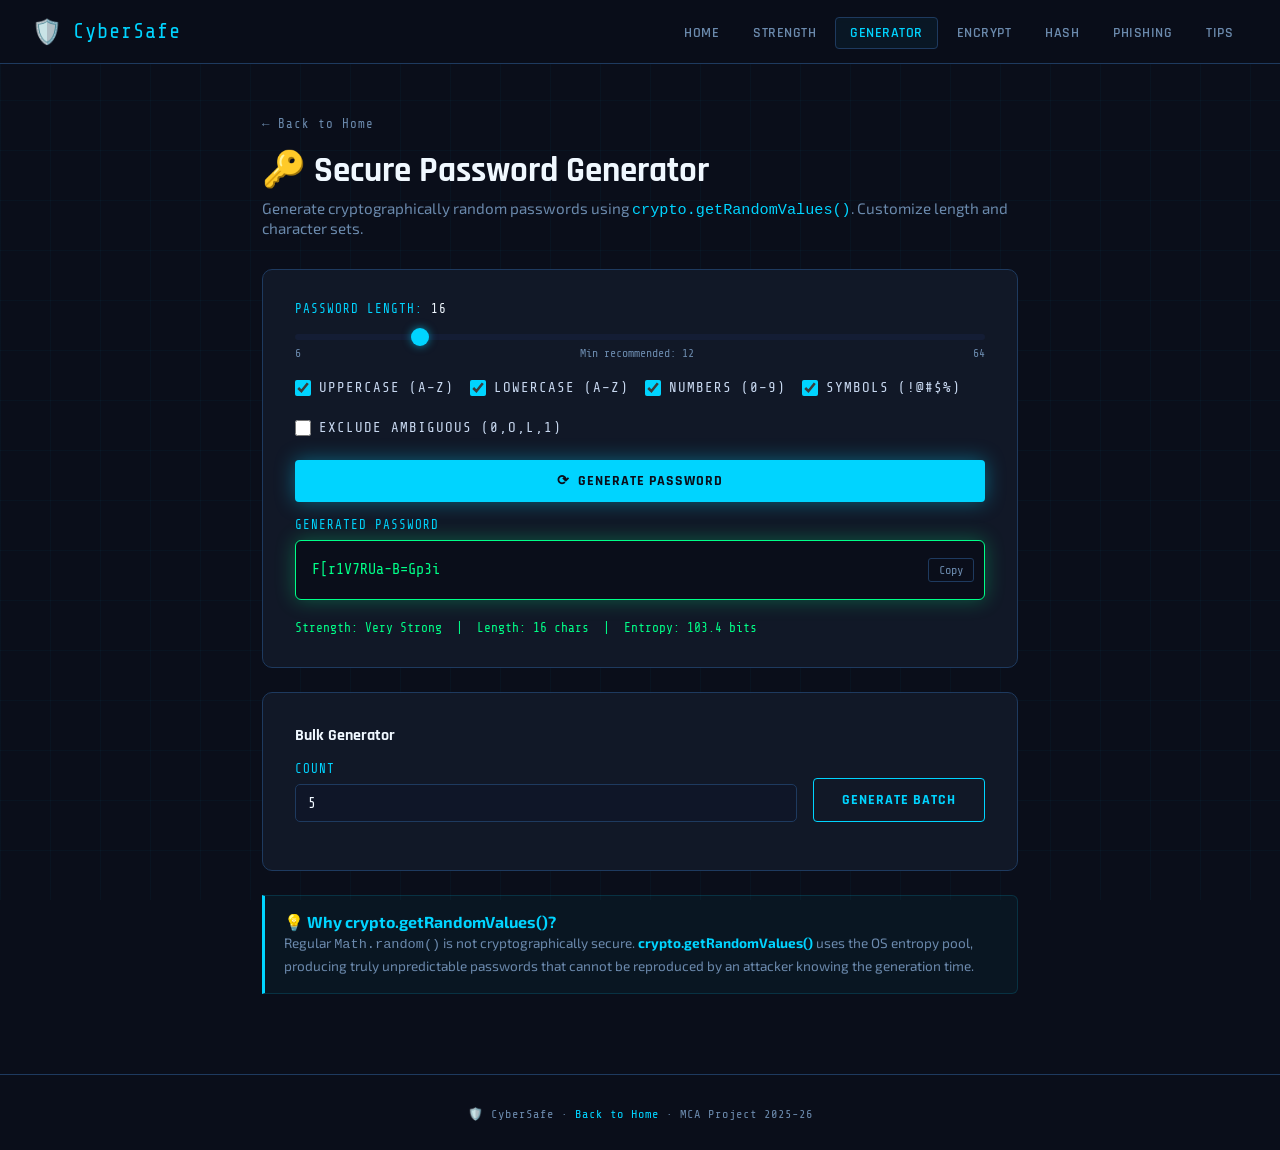
<file: pages/password-generator.html>
<!DOCTYPE html>
<html lang="en">
<head>
  <meta charset="UTF-8"/>
  <meta name="viewport" content="width=device-width, initial-scale=1.0"/>
  <title>Password Generator – CyberSafe</title>
  <link rel="stylesheet" href="../css/style.css"/>
</head>
<body>

<nav>
  <a class="nav-brand" href="../index.html"><span class="shield">🛡️</span> CyberSafe</a>
  <ul class="nav-links">
    <li><a href="../index.html">Home</a></li>
    <li><a href="password-checker.html">Strength</a></li>
    <li><a href="password-generator.html" class="active">Generator</a></li>
    <li><a href="encryption.html">Encrypt</a></li>
    <li><a href="hash-generator.html">Hash</a></li>
    <li><a href="phishing-detector.html">Phishing</a></li>
    <li><a href="tips.html">Tips</a></li>
  </ul>
</nav>

<div class="tool-page">
  <div class="tool-header fade-up">
    <a href="../index.html" class="back">← Back to Home</a>
    <h1>🔑 Secure Password Generator</h1>
    <p>Generate cryptographically random passwords using <code style="color:var(--accent);">crypto.getRandomValues()</code>. Customize length and character sets.</p>
  </div>

  <div class="tool-card fade-up fade-up-1">
    <div class="input-group">
      <label>Password Length: <span id="lenVal" style="color:var(--white);">16</span></label>
      <input type="range" id="lenSlider" min="6" max="64" value="16"/>
      <div style="display:flex;justify-content:space-between;font-family:'Share Tech Mono',monospace;font-size:0.72rem;color:var(--text2);margin-top:4px;">
        <span>6</span><span>Min recommended: 12</span><span>64</span>
      </div>
    </div>

    <div class="check-group">
      <label class="check-item"><input type="checkbox" id="useUpper" checked/> Uppercase (A–Z)</label>
      <label class="check-item"><input type="checkbox" id="useLower" checked/> Lowercase (a–z)</label>
      <label class="check-item"><input type="checkbox" id="useNum"   checked/> Numbers (0–9)</label>
      <label class="check-item"><input type="checkbox" id="useSym"   checked/> Symbols (!@#$%)</label>
      <label class="check-item"><input type="checkbox" id="noAmb"/> Exclude ambiguous (0,O,l,1)</label>
    </div>

    <button class="btn btn-primary btn-full" id="genBtn" style="margin-bottom:1rem;">⟳ &nbsp;Generate Password</button>

    <label>Generated Password</label>
    <div class="result-box glow" id="pwOutput" style="padding-right:80px;font-size:0.95rem;word-break:break-all;min-height:60px;">
      <span id="pwText" style="flex:1;">Click Generate to create a password</span>
      <button class="copy-btn" id="copyBtn">Copy</button>
    </div>

    <div id="genStrength" style="margin-top:1rem;"></div>
  </div>

  <!-- Bulk generator -->
  <div class="tool-card fade-up fade-up-2">
    <div style="font-family:'Rajdhani',sans-serif;font-weight:700;color:var(--white);margin-bottom:1rem;">Bulk Generator</div>
    <div style="display:flex;gap:1rem;align-items:flex-end;margin-bottom:1rem;flex-wrap:wrap;">
      <div style="flex:1;min-width:120px;">
        <label>Count</label>
        <input type="number" id="bulkCount" value="5" min="1" max="20" style="padding:10px 12px;"/>
      </div>
      <button class="btn btn-outline" id="bulkBtn">Generate Batch</button>
    </div>
    <div id="bulkOutput" style="font-family:'Share Tech Mono',monospace;font-size:0.82rem;color:var(--text2);"></div>
  </div>

  <div class="tip-panel fade-up fade-up-3">
    <strong>💡 Why crypto.getRandomValues()?</strong>
    <p>Regular <code>Math.random()</code> is not cryptographically secure. <strong>crypto.getRandomValues()</strong> uses the OS entropy pool, producing truly unpredictable passwords that cannot be reproduced by an attacker knowing the generation time.</p>
  </div>
</div>

<footer>
  <p>🛡️ CyberSafe · <a href="../index.html">Back to Home</a> · MCA Project 2025-26</p>
</footer>

<script>
const UPPER = 'ABCDEFGHIJKLMNOPQRSTUVWXYZ';
const LOWER = 'abcdefghijklmnopqrstuvwxyz';
const NUMS  = '0123456789';
const SYMS  = '!@#$%^&*()-_=+[]{}|;:,.<>?';
const AMB   = /[0O1lI]/g;

const lenSlider = document.getElementById('lenSlider');
const lenVal    = document.getElementById('lenVal');
const pwText    = document.getElementById('pwText');
const copyBtn   = document.getElementById('copyBtn');
const genBtn    = document.getElementById('genBtn');

lenSlider.addEventListener('input', () => lenVal.textContent = lenSlider.value);

function buildCharset() {
  let s = '';
  if (document.getElementById('useUpper').checked) s += UPPER;
  if (document.getElementById('useLower').checked) s += LOWER;
  if (document.getElementById('useNum').checked)   s += NUMS;
  if (document.getElementById('useSym').checked)   s += SYMS;
  if (document.getElementById('noAmb').checked)    s = s.replace(AMB,'');
  return s;
}

function generatePw(len) {
  const charset = buildCharset();
  if (!charset) { alert('Please select at least one character type.'); return ''; }
  const arr = new Uint32Array(len);
  crypto.getRandomValues(arr);
  return Array.from(arr).map(n => charset[n % charset.length]).join('');
}

function strengthColor(pw) {
  const score = [/[A-Z]/,/[a-z]/,/[0-9]/,/[^a-zA-Z0-9]/].filter(r=>r.test(pw)).length + (pw.length>=8?1:0) + (pw.length>=12?1:0) + (pw.length>=16?1:0);
  if (score <= 3) return {c:'var(--danger)', t:'Weak'};
  if (score <= 4) return {c:'var(--warn)', t:'Moderate'};
  if (score <= 5) return {c:'#88cc00', t:'Strong'};
  return {c:'var(--accent2)', t:'Very Strong'};
}

function doGenerate() {
  const len = parseInt(lenSlider.value);
  const pw = generatePw(len);
  if (!pw) return;
  pwText.textContent = pw;
  copyBtn.textContent = 'Copy';
  copyBtn.classList.remove('copied');
  const {c, t} = strengthColor(pw);
  document.getElementById('genStrength').innerHTML = `<span style="font-family:'Share Tech Mono',monospace;font-size:0.8rem;color:${c}">Strength: ${t} &nbsp;|&nbsp; Length: ${pw.length} chars &nbsp;|&nbsp; Entropy: ${(pw.length * Math.log2(buildCharset().length || 1)).toFixed(1)} bits</span>`;
}

genBtn.addEventListener('click', doGenerate);
doGenerate();

copyBtn.addEventListener('click', () => {
  const txt = pwText.textContent;
  if (!txt || txt === 'Click Generate to create a password') return;
  navigator.clipboard.writeText(txt).then(() => {
    copyBtn.textContent = '✔ Copied';
    copyBtn.classList.add('copied');
    setTimeout(() => { copyBtn.textContent = 'Copy'; copyBtn.classList.remove('copied'); }, 2000);
  });
});

document.getElementById('bulkBtn').addEventListener('click', () => {
  const count = Math.min(20, parseInt(document.getElementById('bulkCount').value) || 5);
  const len   = parseInt(lenSlider.value);
  const lines = [];
  for (let i = 0; i < count; i++) {
    const pw = generatePw(len);
    if (pw) lines.push(`${String(i+1).padStart(2,'0')}. ${pw}`);
  }
  const out = document.getElementById('bulkOutput');
  out.innerHTML = lines.map(l => `<div style="padding:4px 0;border-bottom:1px solid var(--border);">${l}</div>`).join('');
});
</script>
</body>
</html>
</file>
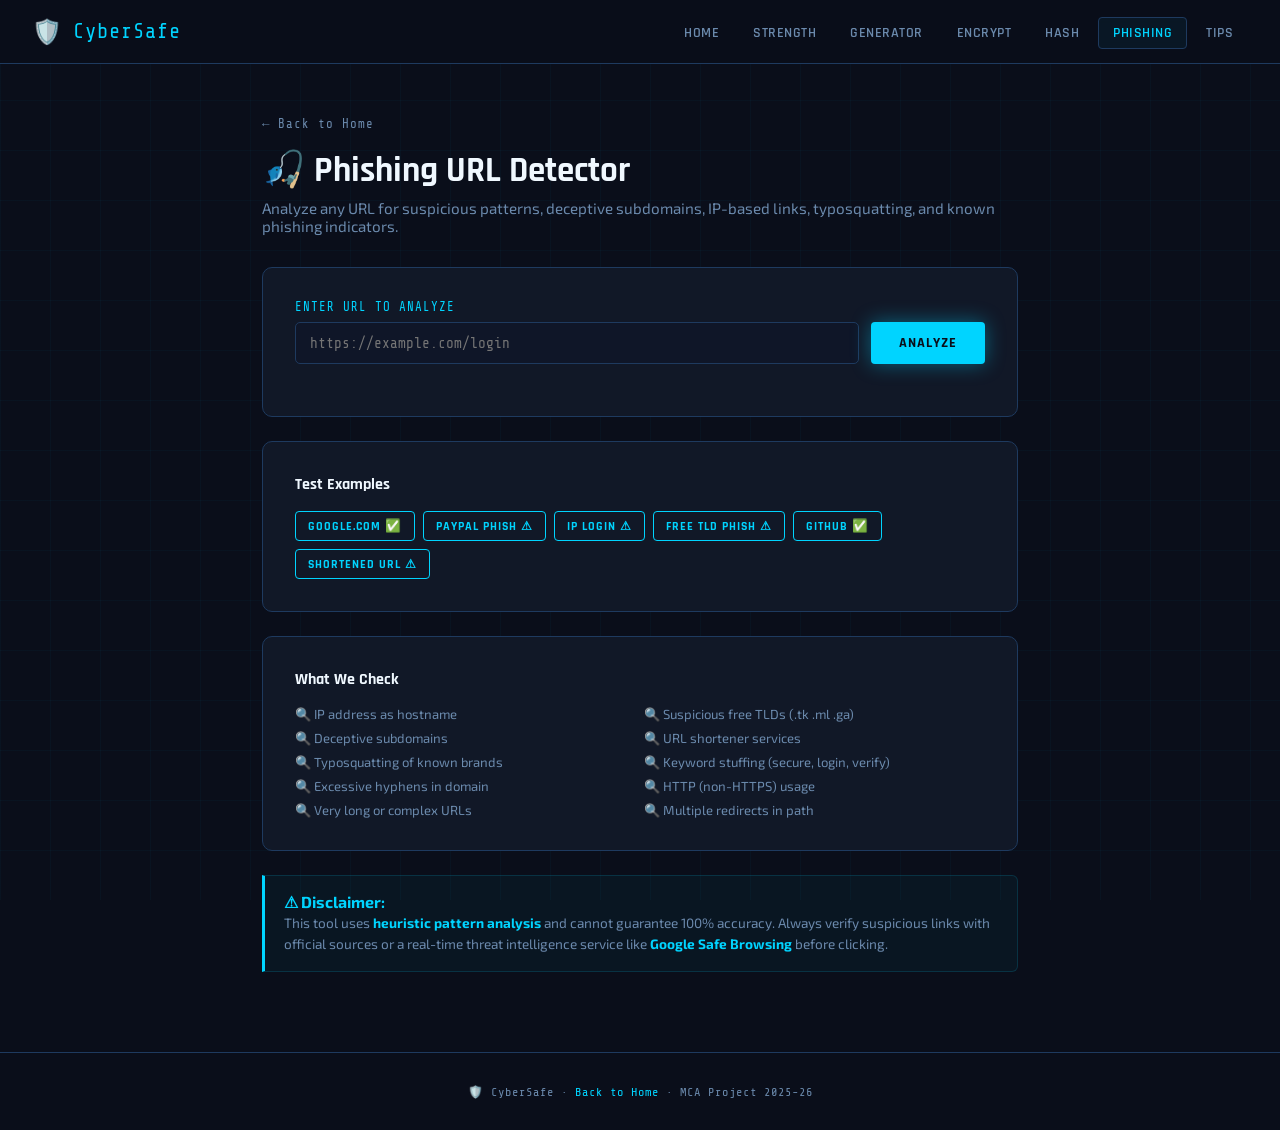
<file: pages/phishing-detector.html>
<!DOCTYPE html>
<html lang="en">
<head>
  <meta charset="UTF-8"/>
  <meta name="viewport" content="width=device-width, initial-scale=1.0"/>
  <title>Phishing URL Detector – CyberSafe</title>
  <link rel="stylesheet" href="../css/style.css"/>
</head>
<body>

<nav>
  <a class="nav-brand" href="../index.html"><span class="shield">🛡️</span> CyberSafe</a>
  <ul class="nav-links">
    <li><a href="../index.html">Home</a></li>
    <li><a href="password-checker.html">Strength</a></li>
    <li><a href="password-generator.html">Generator</a></li>
    <li><a href="encryption.html">Encrypt</a></li>
    <li><a href="hash-generator.html">Hash</a></li>
    <li><a href="phishing-detector.html" class="active">Phishing</a></li>
    <li><a href="tips.html">Tips</a></li>
  </ul>
</nav>

<div class="tool-page">
  <div class="tool-header fade-up">
    <a href="../index.html" class="back">← Back to Home</a>
    <h1>🎣 Phishing URL Detector</h1>
    <p>Analyze any URL for suspicious patterns, deceptive subdomains, IP-based links, typosquatting, and known phishing indicators.</p>
  </div>

  <div class="tool-card fade-up fade-up-1">
    <div class="input-group">
      <label>Enter URL to Analyze</label>
      <div class="input-row">
        <input type="text" id="urlInput" placeholder="https://example.com/login" spellcheck="false"/>
        <button class="btn btn-primary" id="checkBtn">Analyze</button>
      </div>
    </div>

    <div id="result" style="display:none;margin-top:1.5rem;"></div>
  </div>

  <!-- Test examples -->
  <div class="tool-card fade-up fade-up-2">
    <div style="font-family:'Rajdhani',sans-serif;font-weight:700;color:var(--white);margin-bottom:1rem;">Test Examples</div>
    <div style="display:flex;flex-wrap:wrap;gap:0.5rem;">
      <button class="btn btn-outline" style="font-size:0.78rem;padding:6px 12px;" onclick="testURL('https://www.google.com')">google.com ✅</button>
      <button class="btn btn-outline" style="font-size:0.78rem;padding:6px 12px;" onclick="testURL('http://paypal.com.login-secure.xyz/account')">PayPal phish ⚠</button>
      <button class="btn btn-outline" style="font-size:0.78rem;padding:6px 12px;" onclick="testURL('http://192.168.1.1/admin/login')">IP login ⚠</button>
      <button class="btn btn-outline" style="font-size:0.78rem;padding:6px 12px;" onclick="testURL('https://amazon-secure-login.tk/verify')">Free TLD phish ⚠</button>
      <button class="btn btn-outline" style="font-size:0.78rem;padding:6px 12px;" onclick="testURL('https://github.com/login')">GitHub ✅</button>
      <button class="btn btn-outline" style="font-size:0.78rem;padding:6px 12px;" onclick="testURL('http://bit.ly/3xFake99?redirect=paypal-login.ru')">Shortened URL ⚠</button>
    </div>
  </div>

  <!-- Checks reference -->
  <div class="tool-card fade-up fade-up-3">
    <div style="font-family:'Rajdhani',sans-serif;font-weight:700;color:var(--white);margin-bottom:1rem;">What We Check</div>
    <div style="display:grid;grid-template-columns:1fr 1fr;gap:0.5rem;font-size:0.82rem;">
      <div style="color:var(--text2);">🔍 IP address as hostname</div>
      <div style="color:var(--text2);">🔍 Suspicious free TLDs (.tk .ml .ga)</div>
      <div style="color:var(--text2);">🔍 Deceptive subdomains</div>
      <div style="color:var(--text2);">🔍 URL shortener services</div>
      <div style="color:var(--text2);">🔍 Typosquatting of known brands</div>
      <div style="color:var(--text2);">🔍 Keyword stuffing (secure, login, verify)</div>
      <div style="color:var(--text2);">🔍 Excessive hyphens in domain</div>
      <div style="color:var(--text2);">🔍 HTTP (non-HTTPS) usage</div>
      <div style="color:var(--text2);">🔍 Very long or complex URLs</div>
      <div style="color:var(--text2);">🔍 Multiple redirects in path</div>
    </div>
  </div>

  <div class="tip-panel">
    <strong>⚠ Disclaimer:</strong>
    <p>This tool uses <strong>heuristic pattern analysis</strong> and cannot guarantee 100% accuracy. Always verify suspicious links with official sources or a real-time threat intelligence service like <strong>Google Safe Browsing</strong> before clicking.</p>
  </div>
</div>

<footer>
  <p>🛡️ CyberSafe · <a href="../index.html">Back to Home</a> · MCA Project 2025-26</p>
</footer>

<script>
const SUSPICIOUS_TLDS  = ['tk','ml','ga','cf','gq','xyz','top','club','online','site','info','biz','ru','cn','pw'];
const SHORTENERS       = ['bit.ly','tinyurl.com','t.co','goo.gl','ow.ly','is.gd','buff.ly','rb.gy','cutt.ly','shorte.st','adf.ly'];
const PHISH_KEYWORDS   = ['login','signin','verify','secure','account','update','confirm','banking','password','credential','authenticate','webscr','ebayisapi'];
const BRAND_SQUATS     = ['paypal','amazon','google','facebook','apple','microsoft','netflix','instagram','twitter','linkedin','dropbox','whatsapp','chase','wellsfargo','bankofamerica','citibank','hsbc'];

function analyzeURL(raw) {
  const findings = [];
  let score = 0;

  if (!raw.startsWith('http://') && !raw.startsWith('https://')) raw = 'http://' + raw;

  let parsed;
  try { parsed = new URL(raw); } catch { return { error: true }; }

  const hostname = parsed.hostname.toLowerCase();
  const path     = parsed.pathname.toLowerCase();
  const full     = raw.toLowerCase();

  // 1. HTTP (not HTTPS)
  if (parsed.protocol === 'http:') {
    findings.push({ sev: 'warn', msg: 'Uses HTTP (not HTTPS) — connection is unencrypted and insecure.' });
    score += 1;
  }

  // 2. IP address
  if (/^(\d{1,3}\.){3}\d{1,3}$/.test(hostname)) {
    findings.push({ sev: 'danger', msg: 'URL uses an IP address instead of a domain name — highly suspicious.' });
    score += 3;
  }

  // 3. Suspicious TLD
  const tld = hostname.split('.').pop();
  if (SUSPICIOUS_TLDS.includes(tld)) {
    findings.push({ sev: 'danger', msg: `Uses free/suspicious TLD ".${tld}" — commonly used in phishing campaigns.` });
    score += 2;
  }

  // 4. URL shortener
  if (SHORTENERS.some(s => hostname.includes(s))) {
    findings.push({ sev: 'warn', msg: 'URL shortener detected — the real destination is hidden. Avoid clicking.' });
    score += 2;
  }

  // 5. Brand typosquatting in subdomains
  const subdomain = hostname.split('.').slice(0,-2).join('.');
  BRAND_SQUATS.forEach(brand => {
    if (subdomain.includes(brand)) {
      findings.push({ sev: 'danger', msg: `Suspicious: "${brand}" appears in the subdomain ("${subdomain}"), not in the real domain. Classic phishing technique.` });
      score += 3;
    }
  });

  // 6. Brand in path but not hostname
  BRAND_SQUATS.forEach(brand => {
    if (!hostname.includes(brand) && (path.includes(brand) || parsed.search.toLowerCase().includes(brand))) {
      findings.push({ sev: 'warn', msg: `Brand name "${brand}" found in URL path/params but NOT in the domain — possible spoofing.` });
      score += 2;
    }
  });

  // 7. Phishing keywords in path/domain
  const hits = PHISH_KEYWORDS.filter(k => full.includes(k));
  if (hits.length >= 2) {
    findings.push({ sev: 'warn', msg: `Multiple phishing keywords detected: [${hits.slice(0,4).join(', ')}].` });
    score += hits.length;
  }

  // 8. Excessive hyphens
  const domainHyphens = (hostname.match(/-/g)||[]).length;
  if (domainHyphens >= 3) {
    findings.push({ sev: 'warn', msg: `Domain contains ${domainHyphens} hyphens — uncommon for legitimate sites, typical of phishing domains.` });
    score += 2;
  }

  // 9. Long URL
  if (raw.length > 150) {
    findings.push({ sev: 'warn', msg: `Very long URL (${raw.length} chars) — legitimate sites rarely use URLs this long.` });
    score += 1;
  }

  // 10. Multiple redirect parameters
  if ((full.match(/redirect|return|url=|goto=/g)||[]).length >= 2) {
    findings.push({ sev: 'danger', msg: 'Multiple redirect parameters detected — may be used to chain phishing redirects.' });
    score += 2;
  }

  // 11. HTTPS with suspicious domain (brand squatting in main domain)
  const mainDomain = hostname.split('.').slice(-2).join('.');
  BRAND_SQUATS.forEach(brand => {
    const parts = mainDomain.replace(/-/g,'').replace(/_/g,'');
    if (parts.includes(brand) && mainDomain !== brand+'.com' && mainDomain !== brand+'.org' && mainDomain !== brand+'.net') {
      if (!findings.some(f => f.msg.includes(brand))) {
        findings.push({ sev: 'warn', msg: `Domain "${mainDomain}" resembles brand "${brand}" but is not the official domain.` });
        score += 2;
      }
    }
  });

  // Good signs
  if (findings.length === 0) {
    findings.push({ sev: 'safe', msg: 'No suspicious patterns detected in this URL.' });
    findings.push({ sev: 'safe', msg: `Protocol: ${parsed.protocol.toUpperCase().replace(':','')} ✔` });
    findings.push({ sev: 'safe', msg: `Domain: ${hostname} appears legitimate.` });
  }

  return { score, findings, hostname, tld, parsed };
}

function renderResult(raw) {
  const res = analyzeURL(raw);
  const div = document.getElementById('result');
  div.style.display = 'block';

  if (res.error) {
    div.innerHTML = `<div style="color:var(--danger);font-family:'Share Tech Mono',monospace;">❌ Invalid URL. Please include http:// or https://</div>`;
    return;
  }

  const { score, findings, hostname } = res;
  let verdict, vClass, vIcon;
  if (score === 0)      { verdict='LIKELY SAFE';    vClass='badge-safe';   vIcon='✅'; }
  else if (score <= 2)  { verdict='LOW RISK';       vClass='badge-warn';   vIcon='⚠️'; }
  else if (score <= 5)  { verdict='SUSPICIOUS';     vClass='badge-warn';   vIcon='🚨'; }
  else                  { verdict='HIGH RISK — LIKELY PHISHING'; vClass='badge-danger'; vIcon='☠️'; }

  const rows = findings.map(f => {
    const colors = { safe:'var(--accent2)', warn:'var(--warn)', danger:'var(--danger)' };
    const icons  = { safe:'✔', warn:'⚠', danger:'✗' };
    return `<div style="display:flex;gap:10px;align-items:flex-start;padding:8px 0;border-bottom:1px solid var(--border);">
      <span style="color:${colors[f.sev]};font-weight:bold;min-width:14px;">${icons[f.sev]}</span>
      <span style="font-size:0.85rem;color:var(--text);">${f.msg}</span>
    </div>`;
  }).join('');

  div.innerHTML = `
    <div style="margin-bottom:1rem;">
      <span class="badge ${vClass}" style="font-size:0.85rem;padding:6px 16px;">${vIcon} ${verdict}</span>
      <span style="font-family:'Share Tech Mono',monospace;font-size:0.75rem;color:var(--text2);margin-left:12px;">Risk Score: ${score}/15</span>
    </div>
    <div style="font-family:'Share Tech Mono',monospace;font-size:0.78rem;color:var(--text2);margin-bottom:1rem;word-break:break-all;background:var(--bg2);padding:10px 12px;border-radius:5px;border:1px solid var(--border);">
      ${raw.length > 100 ? raw.substring(0,100)+'…' : raw}
    </div>
    <div style="font-family:'Rajdhani',sans-serif;font-weight:700;color:var(--white);margin-bottom:0.5rem;">Analysis Findings</div>
    ${rows}
  `;
}

document.getElementById('checkBtn').addEventListener('click', () => {
  const url = document.getElementById('urlInput').value.trim();
  if (!url) { alert('Please enter a URL.'); return; }
  renderResult(url);
});

document.getElementById('urlInput').addEventListener('keydown', e => {
  if (e.key === 'Enter') document.getElementById('checkBtn').click();
});

function testURL(url) {
  document.getElementById('urlInput').value = url;
  renderResult(url);
}
</script>
</body>
</html>
</file>
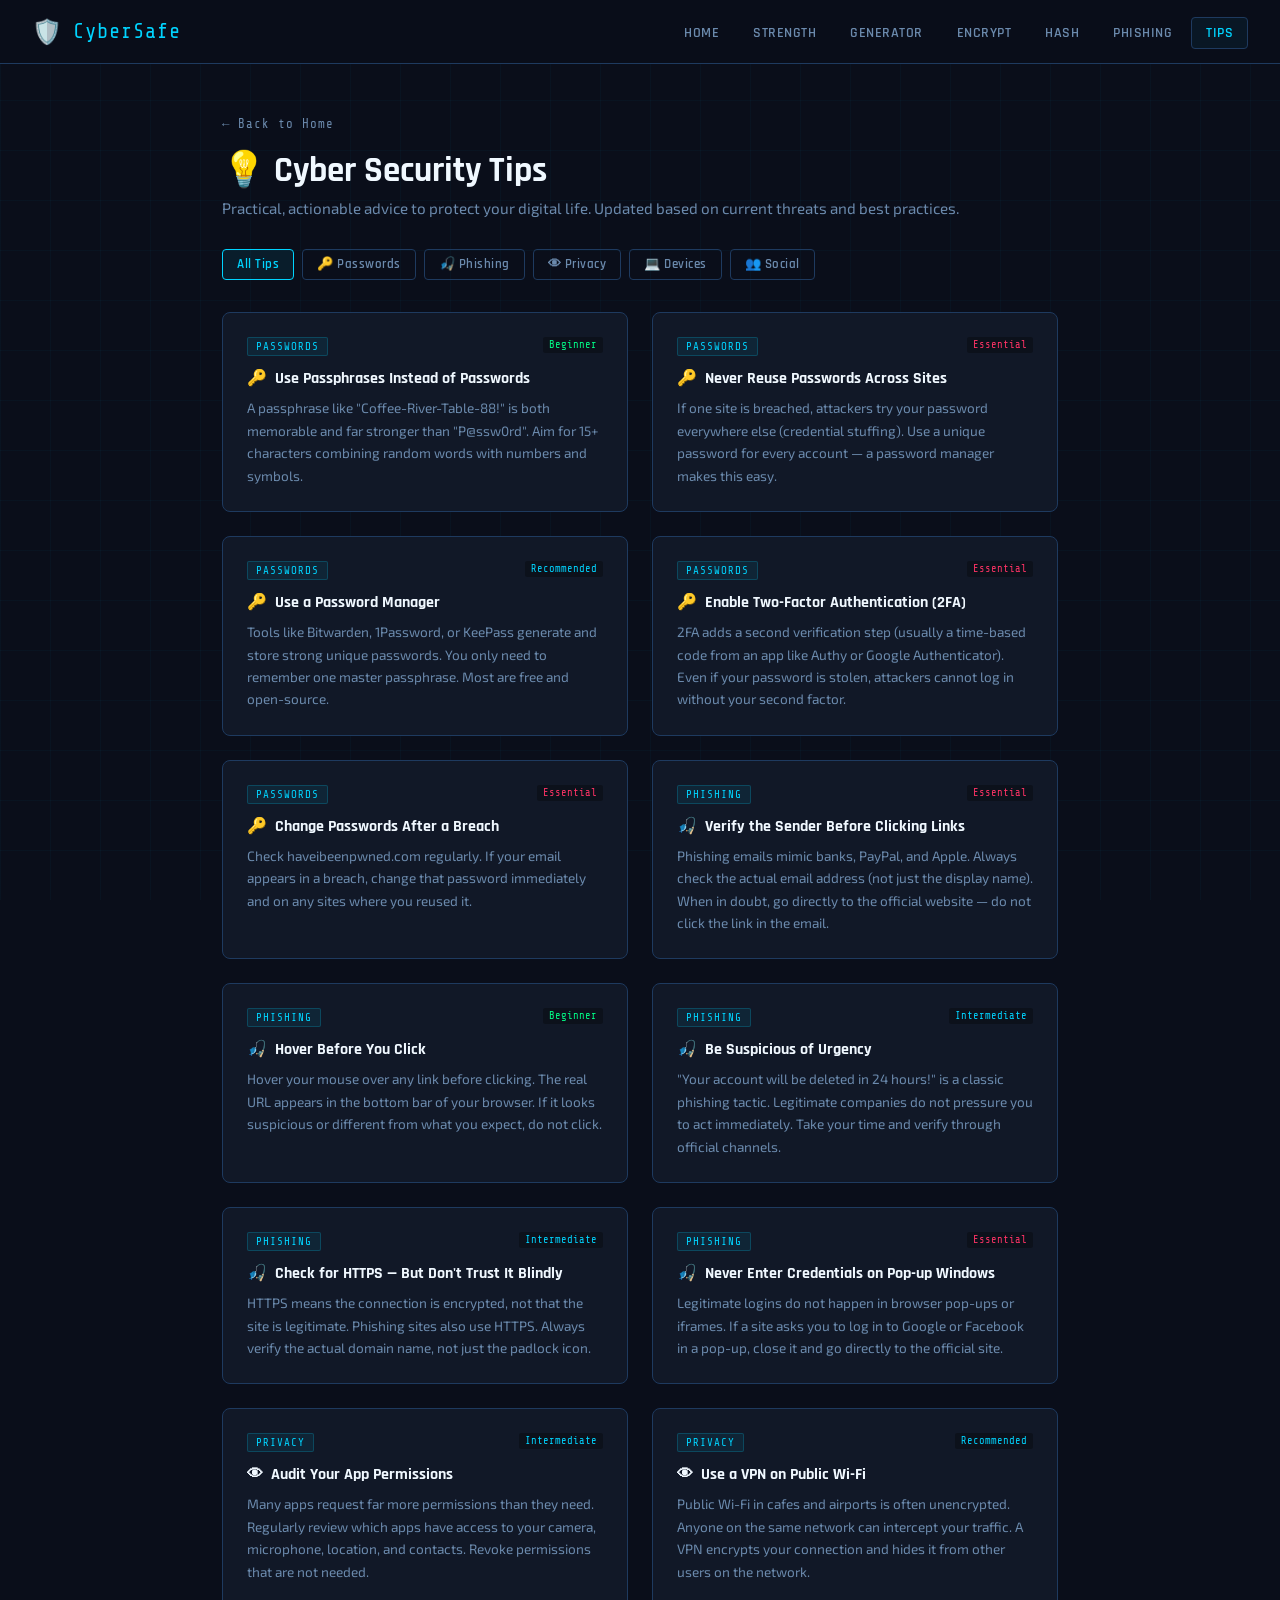
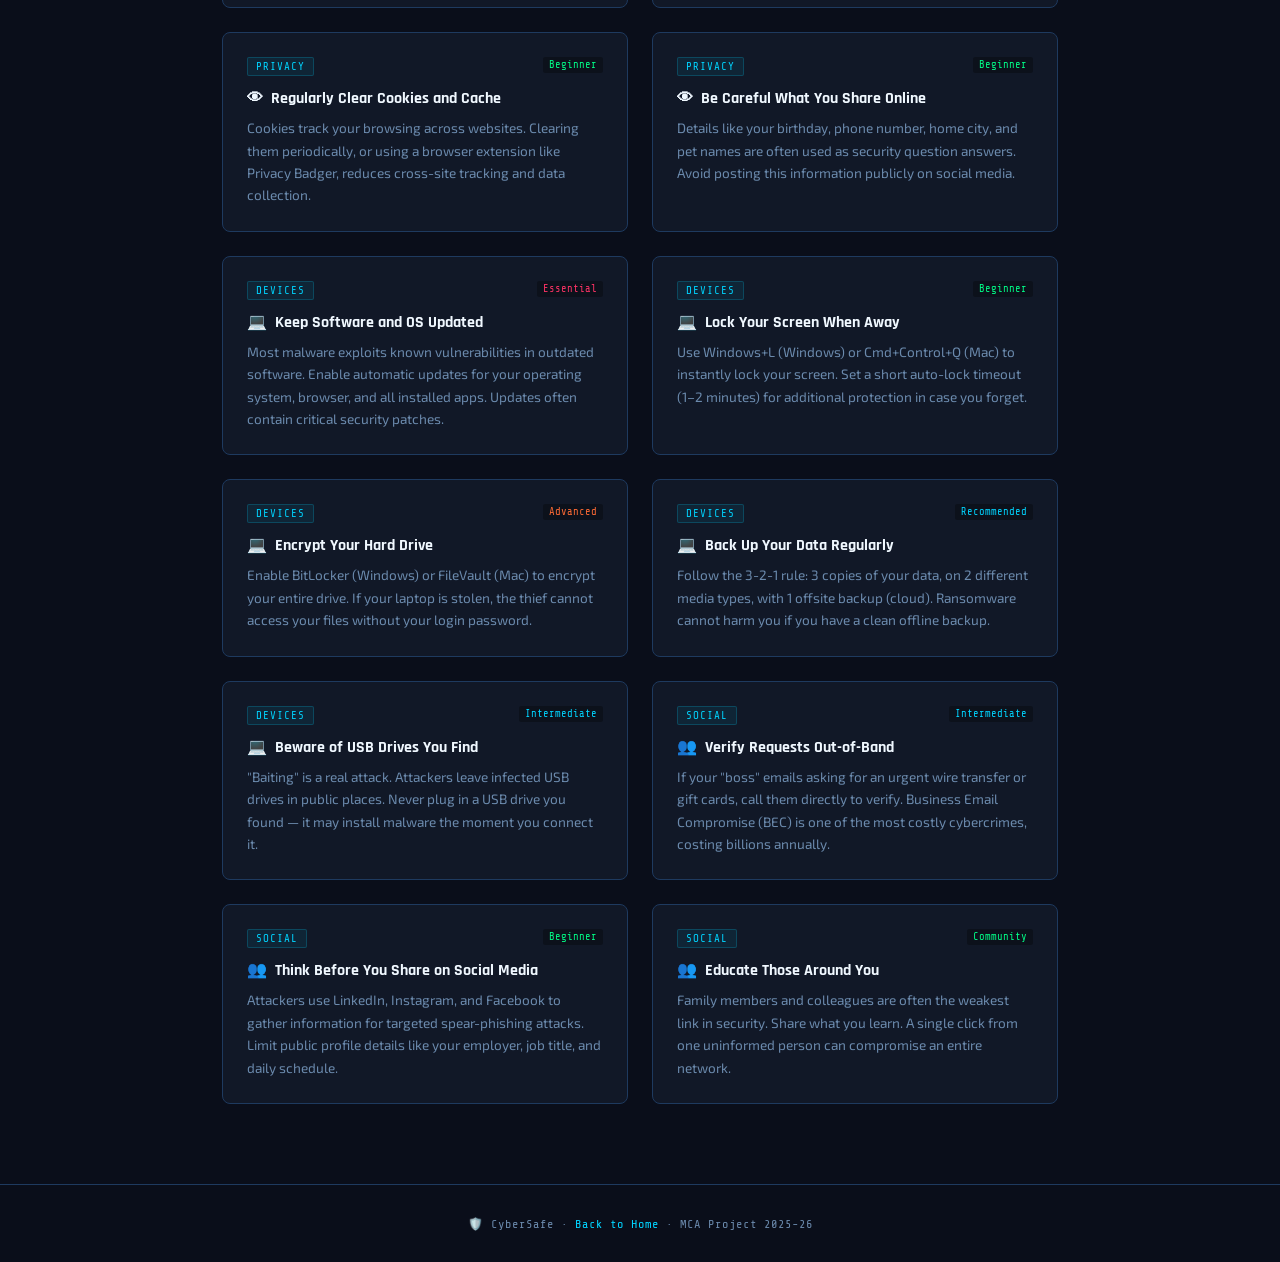
<file: pages/tips.html>
<!DOCTYPE html>
<html lang="en">
<head>
  <meta charset="UTF-8"/>
  <meta name="viewport" content="width=device-width, initial-scale=1.0"/>
  <title>Cyber Security Tips – CyberSafe</title>
  <link rel="stylesheet" href="../css/style.css"/>
</head>
<body>

<nav>
  <a class="nav-brand" href="../index.html"><span class="shield">🛡️</span> CyberSafe</a>
  <ul class="nav-links">
    <li><a href="../index.html">Home</a></li>
    <li><a href="password-checker.html">Strength</a></li>
    <li><a href="password-generator.html">Generator</a></li>
    <li><a href="encryption.html">Encrypt</a></li>
    <li><a href="hash-generator.html">Hash</a></li>
    <li><a href="phishing-detector.html">Phishing</a></li>
    <li><a href="tips.html" class="active">Tips</a></li>
  </ul>
</nav>

<div style="max-width:900px;margin:0 auto;padding:3rem 2rem 5rem;position:relative;z-index:1;">
  <div class="tool-header fade-up">
    <a href="../index.html" class="back">← Back to Home</a>
    <h1>💡 Cyber Security Tips</h1>
    <p>Practical, actionable advice to protect your digital life. Updated based on current threats and best practices.</p>
  </div>

  <!-- Filter buttons -->
  <div style="display:flex;flex-wrap:wrap;gap:0.5rem;margin-bottom:2rem;" class="fade-up fade-up-1">
    <button class="filter-btn active" data-cat="all">All Tips</button>
    <button class="filter-btn" data-cat="passwords">🔑 Passwords</button>
    <button class="filter-btn" data-cat="phishing">🎣 Phishing</button>
    <button class="filter-btn" data-cat="privacy">👁 Privacy</button>
    <button class="filter-btn" data-cat="devices">💻 Devices</button>
    <button class="filter-btn" data-cat="social">👥 Social</button>
  </div>

  <div id="tipsGrid" class="grid-2"></div>
</div>

<footer>
  <p>🛡️ CyberSafe · <a href="../index.html">Back to Home</a> · MCA Project 2025-26</p>
</footer>

<style>
  .filter-btn {
    font-family: 'Rajdhani', sans-serif;
    font-weight: 600; font-size: 0.82rem;
    padding: 6px 14px;
    border-radius: 4px;
    border: 1px solid var(--border);
    background: transparent;
    color: var(--text2);
    cursor: pointer;
    transition: all 0.2s;
    letter-spacing: 0.5px;
  }
  .filter-btn:hover, .filter-btn.active {
    background: rgba(0,212,255,0.08);
    border-color: var(--accent);
    color: var(--accent);
  }
  .tip-card {
    background: var(--card);
    border: 1px solid var(--border);
    border-radius: 8px;
    padding: 1.5rem;
    transition: border-color 0.2s, transform 0.2s;
    animation: fadeUp 0.4s ease both;
  }
  .tip-card:hover { border-color: rgba(0,212,255,0.3); transform: translateY(-2px); }
  .tip-cat {
    font-family: 'Share Tech Mono', monospace;
    font-size: 0.68rem;
    letter-spacing: 1px;
    text-transform: uppercase;
    padding: 2px 8px;
    border-radius: 2px;
    display: inline-block;
    margin-bottom: 0.75rem;
  }
  .tip-card h3 {
    font-family: 'Rajdhani', sans-serif;
    font-size: 1rem; font-weight: 700;
    color: var(--white);
    margin-bottom: 0.5rem;
  }
  .tip-card p { font-size: 0.85rem; color: var(--text2); line-height: 1.65; }
  .level-badge {
    font-family: 'Share Tech Mono', monospace;
    font-size: 0.65rem; padding: 2px 6px;
    border-radius: 2px; float: right;
  }
</style>

<script>
const TIPS = [
  // PASSWORDS
  { cat:'passwords', icon:'🔑', title:'Use Passphrases Instead of Passwords', level:'Beginner', levelColor:'var(--accent2)',
    body:'A passphrase like "Coffee-River-Table-88!" is both memorable and far stronger than "P@ssw0rd". Aim for 15+ characters combining random words with numbers and symbols.' },
  { cat:'passwords', icon:'🔑', title:'Never Reuse Passwords Across Sites', level:'Essential', levelColor:'var(--danger)',
    body:'If one site is breached, attackers try your password everywhere else (credential stuffing). Use a unique password for every account — a password manager makes this easy.' },
  { cat:'passwords', icon:'🔑', title:'Use a Password Manager', level:'Recommended', levelColor:'var(--accent)',
    body:'Tools like Bitwarden, 1Password, or KeePass generate and store strong unique passwords. You only need to remember one master passphrase. Most are free and open-source.' },
  { cat:'passwords', icon:'🔑', title:'Enable Two-Factor Authentication (2FA)', level:'Essential', levelColor:'var(--danger)',
    body:'2FA adds a second verification step (usually a time-based code from an app like Authy or Google Authenticator). Even if your password is stolen, attackers cannot log in without your second factor.' },
  { cat:'passwords', icon:'🔑', title:'Change Passwords After a Breach', level:'Essential', levelColor:'var(--danger)',
    body:'Check haveibeenpwned.com regularly. If your email appears in a breach, change that password immediately and on any sites where you reused it.' },

  // PHISHING
  { cat:'phishing', icon:'🎣', title:'Verify the Sender Before Clicking Links', level:'Essential', levelColor:'var(--danger)',
    body:'Phishing emails mimic banks, PayPal, and Apple. Always check the actual email address (not just the display name). When in doubt, go directly to the official website — do not click the link in the email.' },
  { cat:'phishing', icon:'🎣', title:'Hover Before You Click', level:'Beginner', levelColor:'var(--accent2)',
    body:'Hover your mouse over any link before clicking. The real URL appears in the bottom bar of your browser. If it looks suspicious or different from what you expect, do not click.' },
  { cat:'phishing', icon:'🎣', title:'Be Suspicious of Urgency', level:'Intermediate', levelColor:'var(--accent)',
    body:'"Your account will be deleted in 24 hours!" is a classic phishing tactic. Legitimate companies do not pressure you to act immediately. Take your time and verify through official channels.' },
  { cat:'phishing', icon:'🎣', title:'Check for HTTPS — But Don\'t Trust It Blindly', level:'Intermediate', levelColor:'var(--accent)',
    body:'HTTPS means the connection is encrypted, not that the site is legitimate. Phishing sites also use HTTPS. Always verify the actual domain name, not just the padlock icon.' },
  { cat:'phishing', icon:'🎣', title:'Never Enter Credentials on Pop-up Windows', level:'Essential', levelColor:'var(--danger)',
    body:'Legitimate logins do not happen in browser pop-ups or iframes. If a site asks you to log in to Google or Facebook in a pop-up, close it and go directly to the official site.' },

  // PRIVACY
  { cat:'privacy', icon:'👁', title:'Audit Your App Permissions', level:'Intermediate', levelColor:'var(--accent)',
    body:'Many apps request far more permissions than they need. Regularly review which apps have access to your camera, microphone, location, and contacts. Revoke permissions that are not needed.' },
  { cat:'privacy', icon:'👁', title:'Use a VPN on Public Wi-Fi', level:'Recommended', levelColor:'var(--accent)',
    body:'Public Wi-Fi in cafes and airports is often unencrypted. Anyone on the same network can intercept your traffic. A VPN encrypts your connection and hides it from other users on the network.' },
  { cat:'privacy', icon:'👁', title:'Regularly Clear Cookies and Cache', level:'Beginner', levelColor:'var(--accent2)',
    body:'Cookies track your browsing across websites. Clearing them periodically, or using a browser extension like Privacy Badger, reduces cross-site tracking and data collection.' },
  { cat:'privacy', icon:'👁', title:'Be Careful What You Share Online', level:'Beginner', levelColor:'var(--accent2)',
    body:'Details like your birthday, phone number, home city, and pet names are often used as security question answers. Avoid posting this information publicly on social media.' },

  // DEVICES
  { cat:'devices', icon:'💻', title:'Keep Software and OS Updated', level:'Essential', levelColor:'var(--danger)',
    body:'Most malware exploits known vulnerabilities in outdated software. Enable automatic updates for your operating system, browser, and all installed apps. Updates often contain critical security patches.' },
  { cat:'devices', icon:'💻', title:'Lock Your Screen When Away', level:'Beginner', levelColor:'var(--accent2)',
    body:'Use Windows+L (Windows) or Cmd+Control+Q (Mac) to instantly lock your screen. Set a short auto-lock timeout (1–2 minutes) for additional protection in case you forget.' },
  { cat:'devices', icon:'💻', title:'Encrypt Your Hard Drive', level:'Advanced', levelColor:'var(--accent3)',
    body:'Enable BitLocker (Windows) or FileVault (Mac) to encrypt your entire drive. If your laptop is stolen, the thief cannot access your files without your login password.' },
  { cat:'devices', icon:'💻', title:'Back Up Your Data Regularly', level:'Recommended', levelColor:'var(--accent)',
    body:'Follow the 3-2-1 rule: 3 copies of your data, on 2 different media types, with 1 offsite backup (cloud). Ransomware cannot harm you if you have a clean offline backup.' },
  { cat:'devices', icon:'💻', title:'Beware of USB Drives You Find', level:'Intermediate', levelColor:'var(--accent)',
    body:'"Baiting" is a real attack. Attackers leave infected USB drives in public places. Never plug in a USB drive you found — it may install malware the moment you connect it.' },

  // SOCIAL ENGINEERING
  { cat:'social', icon:'👥', title:'Verify Requests Out-of-Band', level:'Intermediate', levelColor:'var(--accent)',
    body:'If your "boss" emails asking for an urgent wire transfer or gift cards, call them directly to verify. Business Email Compromise (BEC) is one of the most costly cybercrimes, costing billions annually.' },
  { cat:'social', icon:'👥', title:'Think Before You Share on Social Media', level:'Beginner', levelColor:'var(--accent2)',
    body:'Attackers use LinkedIn, Instagram, and Facebook to gather information for targeted spear-phishing attacks. Limit public profile details like your employer, job title, and daily schedule.' },
  { cat:'social', icon:'👥', title:'Educate Those Around You', level:'Community', levelColor:'var(--accent2)',
    body:'Family members and colleagues are often the weakest link in security. Share what you learn. A single click from one uninformed person can compromise an entire network.' },
];

function renderTips(cat) {
  const filtered = cat === 'all' ? TIPS : TIPS.filter(t => t.cat === cat);
  document.getElementById('tipsGrid').innerHTML = filtered.map(tip => `
    <div class="tip-card">
      <div style="display:flex;justify-content:space-between;align-items:flex-start;">
        <span class="tip-cat" style="background:rgba(0,212,255,0.07);color:var(--accent);border:1px solid rgba(0,212,255,0.2);">${tip.cat}</span>
        <span class="level-badge" style="background:rgba(0,0,0,0.3);color:${tip.levelColor};border:1px solid ${tip.levelColor}22;">${tip.level}</span>
      </div>
      <h3>${tip.icon} &nbsp;${tip.title}</h3>
      <p>${tip.body}</p>
    </div>
  `).join('');
}

document.querySelectorAll('.filter-btn').forEach(btn => {
  btn.addEventListener('click', () => {
    document.querySelectorAll('.filter-btn').forEach(b => b.classList.remove('active'));
    btn.classList.add('active');
    renderTips(btn.dataset.cat);
  });
});

renderTips('all');
</script>
</body>
</html>
</file>
<file: css/style.css>
@import url('https://fonts.googleapis.com/css2?family=Share+Tech+Mono&family=Rajdhani:wght@400;500;600;700&family=Exo+2:wght@300;400;600;700&display=swap');

:root {
  --bg: #0a0e1a;
  --bg2: #0f1628;
  --bg3: #141d35;
  --card: #111827;
  --border: #1e3a5f;
  --accent: #00d4ff;
  --accent2: #00ff88;
  --accent3: #ff6b35;
  --warn: #ffcc00;
  --danger: #ff3366;
  --text: #c8d8f0;
  --text2: #6b8aad;
  --white: #f0f8ff;
  --glow: 0 0 20px rgba(0,212,255,0.3);
  --glow2: 0 0 20px rgba(0,255,136,0.3);
}

*, *::before, *::after { box-sizing: border-box; margin: 0; padding: 0; }

html { scroll-behavior: smooth; }

body {
  font-family: 'Exo 2', sans-serif;
  background: var(--bg);
  color: var(--text);
  min-height: 100vh;
  overflow-x: hidden;
}

/* Animated grid background */
body::before {
  content: '';
  position: fixed;
  inset: 0;
  background-image:
    linear-gradient(rgba(0,212,255,0.03) 1px, transparent 1px),
    linear-gradient(90deg, rgba(0,212,255,0.03) 1px, transparent 1px);
  background-size: 50px 50px;
  pointer-events: none;
  z-index: 0;
}

/* ── NAV ─────────────────────────────────────────────── */
nav {
  position: sticky; top: 0; z-index: 100;
  background: rgba(10,14,26,0.92);
  backdrop-filter: blur(12px);
  border-bottom: 1px solid var(--border);
  padding: 0 2rem;
  display: flex; align-items: center; justify-content: space-between;
  height: 64px;
}

.nav-brand {
  font-family: 'Share Tech Mono', monospace;
  font-size: 1.3rem;
  color: var(--accent);
  text-decoration: none;
  display: flex; align-items: center; gap: 10px;
  letter-spacing: 1px;
}
.nav-brand .shield { font-size: 1.5rem; }

.nav-links {
  display: flex; gap: 0.25rem;
  list-style: none;
  flex-wrap: wrap;
}

.nav-links a {
  font-family: 'Rajdhani', sans-serif;
  font-weight: 600;
  font-size: 0.85rem;
  color: var(--text2);
  text-decoration: none;
  padding: 6px 14px;
  border-radius: 4px;
  border: 1px solid transparent;
  letter-spacing: 0.5px;
  transition: all 0.2s;
  text-transform: uppercase;
}
.nav-links a:hover, .nav-links a.active {
  color: var(--accent);
  border-color: var(--border);
  background: rgba(0,212,255,0.05);
}

/* ── HERO ────────────────────────────────────────────── */
.hero {
  position: relative; z-index: 1;
  padding: 5rem 2rem 4rem;
  text-align: center;
  max-width: 900px; margin: 0 auto;
}

.hero-tag {
  font-family: 'Share Tech Mono', monospace;
  font-size: 0.78rem;
  color: var(--accent);
  letter-spacing: 3px;
  text-transform: uppercase;
  margin-bottom: 1.2rem;
  display: inline-block;
  border: 1px solid rgba(0,212,255,0.3);
  padding: 4px 14px;
  border-radius: 2px;
}

.hero h1 {
  font-family: 'Rajdhani', sans-serif;
  font-size: clamp(2.5rem, 6vw, 4.5rem);
  font-weight: 700;
  line-height: 1.1;
  color: var(--white);
  margin-bottom: 1rem;
}

.hero h1 span {
  color: var(--accent);
  text-shadow: var(--glow);
}

.hero p {
  font-size: 1.05rem;
  color: var(--text2);
  max-width: 600px; margin: 0 auto 2.5rem;
  line-height: 1.7;
}

/* ── BUTTONS ─────────────────────────────────────────── */
.btn {
  display: inline-flex; align-items: center; gap: 8px;
  font-family: 'Rajdhani', sans-serif;
  font-weight: 700; font-size: 0.9rem;
  letter-spacing: 1px; text-transform: uppercase;
  padding: 12px 28px;
  border-radius: 4px;
  border: none; cursor: pointer;
  text-decoration: none;
  transition: all 0.2s;
}

.btn-primary {
  background: var(--accent);
  color: var(--bg);
  box-shadow: 0 0 20px rgba(0,212,255,0.4);
}
.btn-primary:hover { box-shadow: 0 0 35px rgba(0,212,255,0.7); transform: translateY(-2px); }

.btn-outline {
  background: transparent;
  color: var(--accent);
  border: 1px solid var(--accent);
}
.btn-outline:hover { background: rgba(0,212,255,0.08); }

.btn-green {
  background: var(--accent2);
  color: var(--bg);
  box-shadow: 0 0 20px rgba(0,255,136,0.4);
}
.btn-green:hover { box-shadow: 0 0 35px rgba(0,255,136,0.7); transform: translateY(-2px); }

.btn-full { width: 100%; justify-content: center; }

/* ── CARDS / LAYOUT ──────────────────────────────────── */
.container { max-width: 1100px; margin: 0 auto; padding: 0 2rem; position: relative; z-index: 1; }

.section { padding: 3rem 0; }

.section-title {
  font-family: 'Rajdhani', sans-serif;
  font-size: 1.8rem; font-weight: 700;
  color: var(--white);
  margin-bottom: 0.4rem;
}

.section-sub {
  font-size: 0.9rem;
  color: var(--text2);
  margin-bottom: 2.5rem;
}

.grid-3 { display: grid; grid-template-columns: repeat(auto-fit, minmax(300px, 1fr)); gap: 1.5rem; }
.grid-2 { display: grid; grid-template-columns: repeat(auto-fit, minmax(340px, 1fr)); gap: 1.5rem; }

.card {
  background: var(--card);
  border: 1px solid var(--border);
  border-radius: 8px;
  padding: 1.8rem;
  transition: border-color 0.2s, transform 0.2s;
}
.card:hover { border-color: rgba(0,212,255,0.4); transform: translateY(-3px); }

.card-icon {
  font-size: 2rem;
  margin-bottom: 1rem;
  display: block;
}

.card h3 {
  font-family: 'Rajdhani', sans-serif;
  font-size: 1.15rem; font-weight: 700;
  color: var(--white);
  margin-bottom: 0.5rem;
}

.card p { font-size: 0.88rem; color: var(--text2); line-height: 1.6; }

.card-link {
  display: inline-flex; align-items: center; gap: 6px;
  font-family: 'Rajdhani', sans-serif;
  font-weight: 600; font-size: 0.85rem;
  color: var(--accent);
  text-decoration: none;
  margin-top: 1.2rem;
  letter-spacing: 0.5px;
  transition: gap 0.2s;
}
.card-link:hover { gap: 10px; }

/* ── TOOL PAGE LAYOUT ────────────────────────────────── */
.tool-page { max-width: 820px; margin: 0 auto; padding: 3rem 2rem 5rem; position: relative; z-index: 1; }

.tool-header { margin-bottom: 2rem; }
.tool-header .back {
  font-family: 'Share Tech Mono', monospace;
  font-size: 0.78rem;
  color: var(--text2);
  text-decoration: none;
  letter-spacing: 1px;
  display: inline-flex; align-items: center; gap: 6px;
  margin-bottom: 1rem;
  transition: color 0.2s;
}
.tool-header .back:hover { color: var(--accent); }

.tool-header h1 {
  font-family: 'Rajdhani', sans-serif;
  font-size: 2.2rem; font-weight: 700;
  color: var(--white);
}

.tool-header p { color: var(--text2); font-size: 0.95rem; margin-top: 0.4rem; }

.tool-card {
  background: var(--card);
  border: 1px solid var(--border);
  border-radius: 10px;
  padding: 2rem;
  margin-bottom: 1.5rem;
}

/* ── FORM ELEMENTS ───────────────────────────────────── */
label {
  display: block;
  font-family: 'Share Tech Mono', monospace;
  font-size: 0.78rem;
  color: var(--accent);
  letter-spacing: 1px;
  margin-bottom: 0.5rem;
  text-transform: uppercase;
}

input[type="text"], input[type="number"], textarea, select {
  width: 100%;
  background: var(--bg2);
  border: 1px solid var(--border);
  border-radius: 5px;
  color: var(--white);
  font-family: 'Share Tech Mono', monospace;
  font-size: 0.9rem;
  padding: 12px 14px;
  outline: none;
  transition: border-color 0.2s, box-shadow 0.2s;
  resize: vertical;
}

input:focus, textarea:focus, select:focus {
  border-color: var(--accent);
  box-shadow: 0 0 0 3px rgba(0,212,255,0.1);
}

select option { background: var(--bg2); }

.input-group { margin-bottom: 1.2rem; }

.input-row { display: flex; gap: 0.75rem; align-items: flex-end; }
.input-row input { flex: 1; }

/* ── OUTPUT / RESULT ─────────────────────────────────── */
.result-box {
  background: var(--bg);
  border: 1px solid var(--border);
  border-radius: 6px;
  padding: 14px 16px;
  font-family: 'Share Tech Mono', monospace;
  font-size: 0.9rem;
  color: var(--accent2);
  word-break: break-all;
  min-height: 50px;
  display: flex; align-items: center;
  transition: border-color 0.3s;
  position: relative;
}

.result-box.glow { border-color: var(--accent2); box-shadow: var(--glow2); }

.copy-btn {
  position: absolute; right: 10px; top: 50%; transform: translateY(-50%);
  background: transparent;
  border: 1px solid var(--border);
  color: var(--text2);
  font-size: 0.75rem;
  padding: 4px 10px;
  border-radius: 3px;
  cursor: pointer;
  font-family: 'Share Tech Mono', monospace;
  transition: all 0.2s;
  white-space: nowrap;
}
.copy-btn:hover { border-color: var(--accent); color: var(--accent); }
.copy-btn.copied { border-color: var(--accent2); color: var(--accent2); }

/* ── STRENGTH METER ──────────────────────────────────── */
.strength-bar-wrap {
  height: 8px;
  background: var(--bg3);
  border-radius: 4px;
  overflow: hidden;
  margin: 1rem 0 0.5rem;
}

.strength-bar {
  height: 100%;
  border-radius: 4px;
  width: 0%;
  transition: width 0.4s, background 0.4s;
}

.strength-label {
  font-family: 'Share Tech Mono', monospace;
  font-size: 0.8rem;
  font-weight: bold;
}

.tips-list {
  list-style: none;
  margin-top: 1rem;
}
.tips-list li {
  font-size: 0.85rem;
  color: var(--text2);
  padding: 4px 0;
  padding-left: 1.2rem;
  position: relative;
}
.tips-list li::before {
  content: '›';
  position: absolute; left: 0;
  color: var(--warn);
}

/* ── CHECKBOX GROUP ──────────────────────────────────── */
.check-group {
  display: flex; flex-wrap: wrap; gap: 1rem;
  margin: 1rem 0;
}

.check-item {
  display: flex; align-items: center; gap: 8px;
  font-size: 0.88rem; color: var(--text);
  cursor: pointer;
}

.check-item input[type="checkbox"] {
  width: 16px; height: 16px;
  accent-color: var(--accent);
  cursor: pointer;
}

/* ── RANGE SLIDER ────────────────────────────────────── */
input[type="range"] {
  -webkit-appearance: none;
  width: 100%; height: 6px;
  background: var(--bg3);
  border-radius: 3px;
  outline: none;
  border: none;
  box-shadow: none;
  padding: 0;
}
input[type="range"]::-webkit-slider-thumb {
  -webkit-appearance: none;
  width: 18px; height: 18px;
  background: var(--accent);
  border-radius: 50%;
  cursor: pointer;
  box-shadow: 0 0 8px rgba(0,212,255,0.6);
}

/* ── HASH DISPLAY ────────────────────────────────────── */
.hash-row {
  margin-bottom: 1rem;
}
.hash-label {
  font-family: 'Share Tech Mono', monospace;
  font-size: 0.72rem;
  color: var(--text2);
  margin-bottom: 4px;
  letter-spacing: 1px;
}

/* ── STATUS BADGES ───────────────────────────────────── */
.badge {
  display: inline-block;
  font-family: 'Share Tech Mono', monospace;
  font-size: 0.72rem;
  padding: 3px 10px;
  border-radius: 2px;
  letter-spacing: 1px;
  text-transform: uppercase;
}
.badge-safe { background: rgba(0,255,136,0.1); color: var(--accent2); border: 1px solid var(--accent2); }
.badge-warn { background: rgba(255,204,0,0.1); color: var(--warn); border: 1px solid var(--warn); }
.badge-danger { background: rgba(255,51,102,0.1); color: var(--danger); border: 1px solid var(--danger); }

/* ── TIPS PANEL ──────────────────────────────────────── */
.tip-panel {
  background: rgba(0,212,255,0.04);
  border: 1px solid rgba(0,212,255,0.15);
  border-left: 3px solid var(--accent);
  border-radius: 0 6px 6px 0;
  padding: 1rem 1.2rem;
  margin-top: 1rem;
}
.tip-panel p {
  font-size: 0.85rem;
  color: var(--text2);
  line-height: 1.6;
}
.tip-panel strong { color: var(--accent); }

/* ── FOOTER ──────────────────────────────────────────── */
footer {
  border-top: 1px solid var(--border);
  padding: 2rem;
  text-align: center;
  font-family: 'Share Tech Mono', monospace;
  font-size: 0.75rem;
  color: var(--text2);
  position: relative; z-index: 1;
  letter-spacing: 1px;
}

footer a { color: var(--accent); text-decoration: none; }

/* ── ANIMATIONS ──────────────────────────────────────── */
@keyframes fadeUp {
  from { opacity: 0; transform: translateY(24px); }
  to   { opacity: 1; transform: translateY(0); }
}
@keyframes pulse-glow {
  0%,100% { box-shadow: 0 0 15px rgba(0,212,255,0.3); }
  50%      { box-shadow: 0 0 35px rgba(0,212,255,0.6); }
}
@keyframes scanline {
  0%   { transform: translateY(-100%); }
  100% { transform: translateY(100vh); }
}

.fade-up { animation: fadeUp 0.5s ease both; }
.fade-up-1 { animation-delay: 0.1s; }
.fade-up-2 { animation-delay: 0.2s; }
.fade-up-3 { animation-delay: 0.3s; }

/* ── RESPONSIVE ──────────────────────────────────────── */
@media (max-width: 640px) {
  nav { padding: 0 1rem; }
  .nav-links a { padding: 4px 8px; font-size: 0.75rem; }
  .tool-page { padding: 2rem 1rem 4rem; }
  .input-row { flex-direction: column; }
  .check-group { gap: 0.75rem; }
}
</file>
